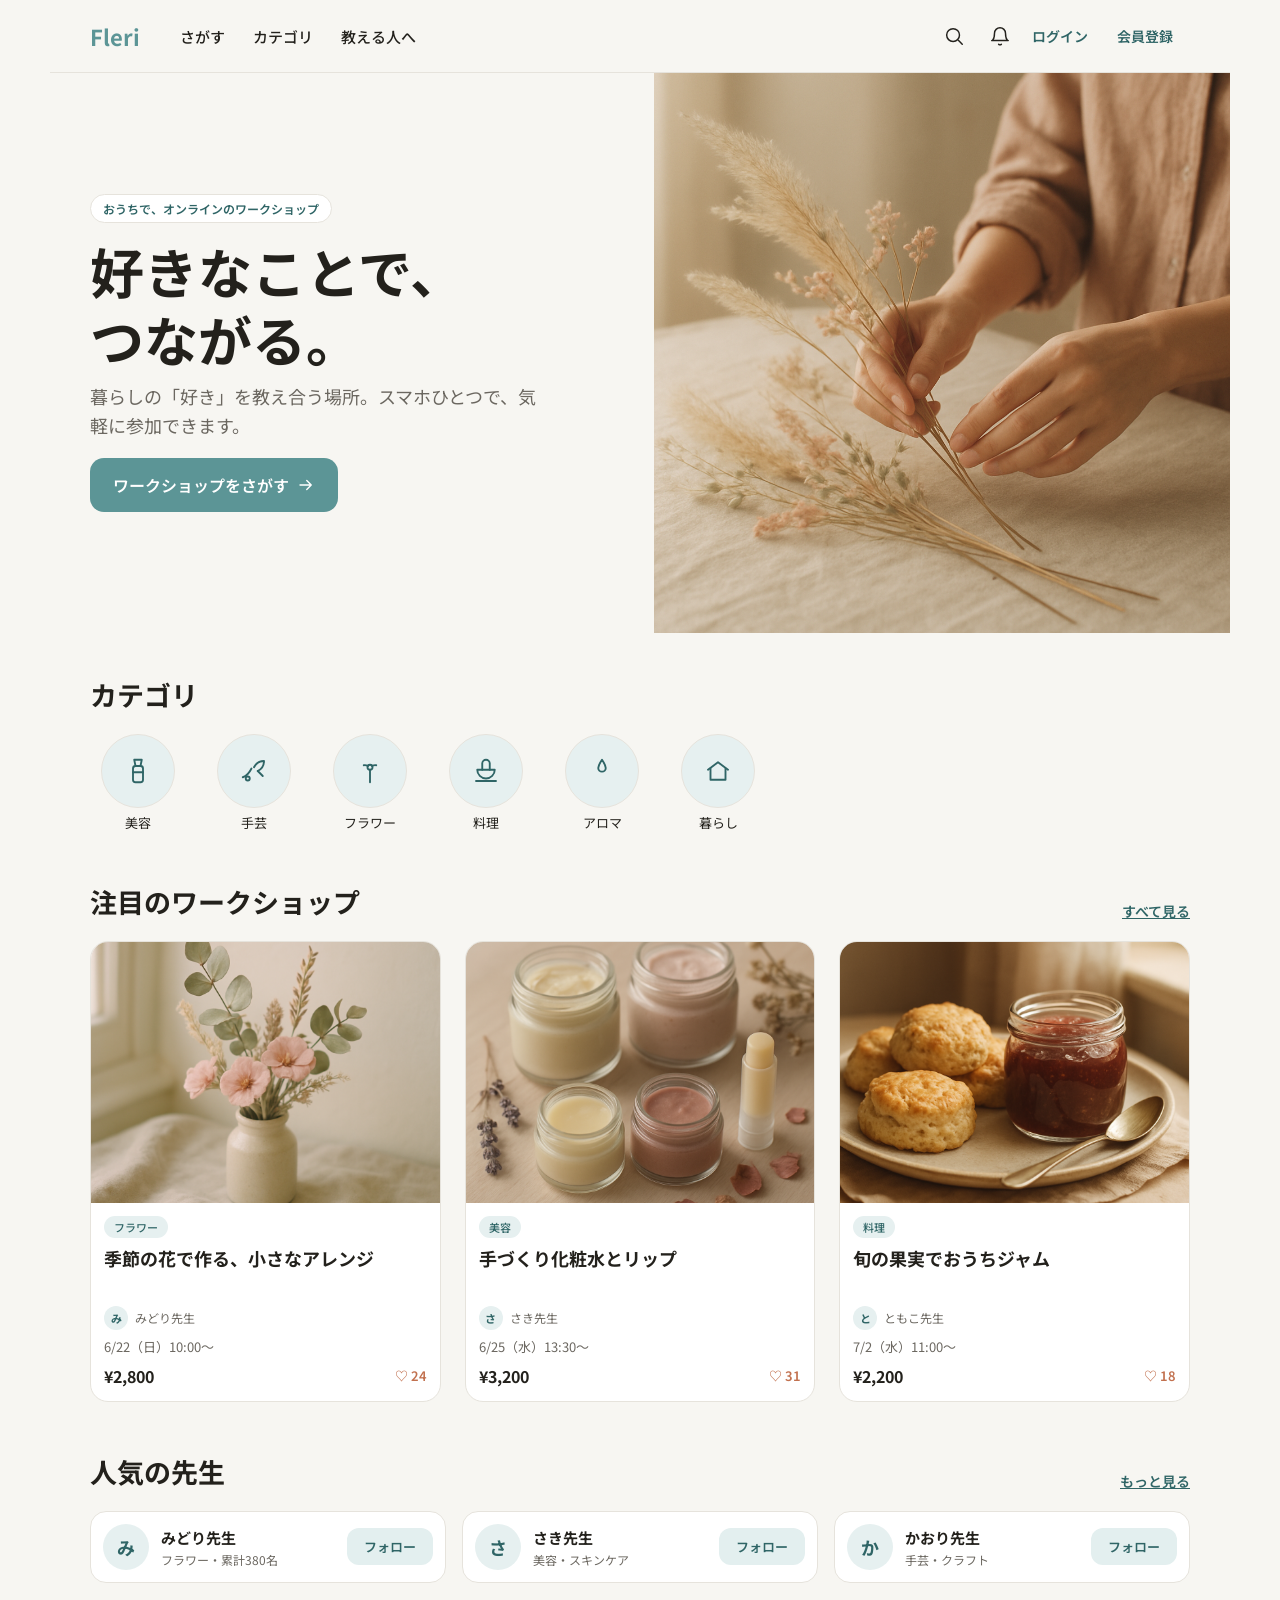
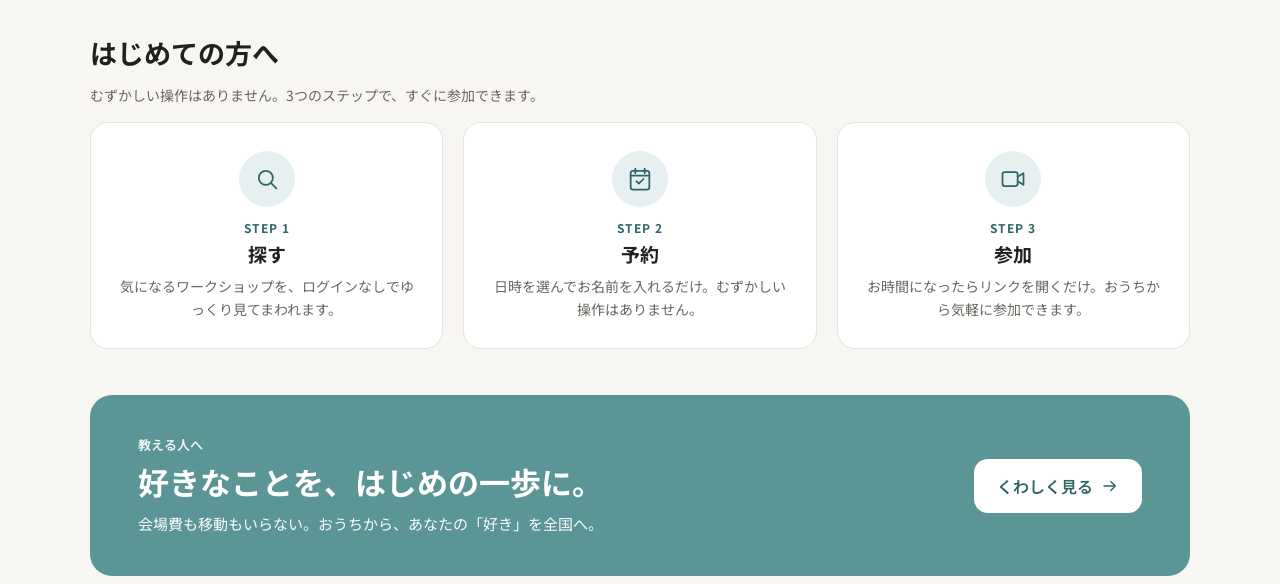
<file: index.html>
<!doctype html>
<html lang="ja">
<head>
  <meta charset="utf-8" />
  <meta name="viewport" content="width=device-width, initial-scale=1" />
  <title>Fleri（フレリ） | 好きなことで、つながる。</title>
  <meta name="description" content="暮らしの「好き」を教え合う、オンラインのワークショップ。スマホひとつで気軽に参加できます。" />
  <link rel="preconnect" href="https://fonts.googleapis.com" />
  <link rel="preconnect" href="https://fonts.gstatic.com" crossorigin />
  <link href="https://fonts.googleapis.com/css2?family=Noto+Sans+JP:wght@400;500;700&display=swap" rel="stylesheet" />
  <link rel="stylesheet" href="assets/fleri.css" />
</head>
<body>
<div class="app">

  <header class="topbar">
    <a href="index.html" class="brand">Fleri</a>
    <nav class="dnav">
      <a href="workshops.html">さがす</a><a href="workshops.html">カテゴリ</a><a href="for-instructors.html">教える人へ</a>
    </nav>
    <div class="ta">
      <a href="workshops.html" class="icbtn" aria-label="さがす"><svg fill="none" stroke="currentColor" stroke-width="1.6" stroke-linecap="round" stroke-linejoin="round" viewBox="0 0 24 24"><circle cx="11" cy="11" r="7"/><path d="M21 21l-4-4"/></svg></a>
      <span class="icbtn" aria-hidden="true"><svg fill="none" stroke="currentColor" stroke-width="1.6" stroke-linecap="round" stroke-linejoin="round" viewBox="0 0 24 24"><path d="M18 9a6 6 0 0 0-12 0c0 7-3 8-3 8h18s-3-1-3-8"/><path d="M13.5 21a2 2 0 0 1-3 0"/></svg></span>
      <a href="#" class="acct-login pc-only">ログイン</a>
      <a href="instructor-signup.html" class="btn btn-outline pc-only" style="padding:9px 16px;font-size:14px;border-radius:12px">会員登録</a>
    </div>
  </header>

  <section class="hero">
    <img src="images/hero.png" alt="" />
    <div class="ov"></div>
    <div class="inner">
      <span class="eyebrow">おうちで、オンラインのワークショップ</span>
      <h1 class="tagline">好きなことで、<br>つながる。</h1>
      <p class="lead">暮らしの「好き」を教え合う場所。スマホひとつで、気軽に参加できます。</p>
      <div class="cta">
        <a href="workshops.html" class="btn btn-primary btn-block">ワークショップをさがす
          <svg fill="none" stroke="currentColor" stroke-width="1.8" stroke-linecap="round" stroke-linejoin="round" viewBox="0 0 24 24"><path d="M4 12h15M13 6l6 6-6 6"/></svg>
        </a>
      </div>
    </div>
  </section>

  <section class="blk">
    <div class="shead"><h2>カテゴリ</h2></div>
    <div class="hscroll">
      <a class="cat" href="workshops.html?cat=beauty"><span class="ring"><svg fill="none" stroke="currentColor" stroke-width="1.5" stroke-linecap="round" stroke-linejoin="round" viewBox="0 0 24 24"><path d="M9 3h6l-1 5h-4L9 3z"/><rect x="8" y="8" width="8" height="13" rx="2"/><path d="M8 13h8"/></svg></span><span>美容</span></a>
      <a class="cat" href="workshops.html?cat=craft"><span class="ring"><svg fill="none" stroke="currentColor" stroke-width="1.5" stroke-linecap="round" stroke-linejoin="round" viewBox="0 0 24 24"><path d="M3 17c3-1 5-3 7-7"/><circle cx="7" cy="18" r="1.6"/><path d="M12 9c1.5-3 4-5 8-5 0 4-2 6.5-5 8"/><path d="M15 12l4 4"/></svg></span><span>手芸</span></a>
      <a class="cat" href="workshops.html?cat=flower"><span class="ring"><svg fill="none" stroke="currentColor" stroke-width="1.5" stroke-linecap="round" stroke-linejoin="round" viewBox="0 0 24 24"><circle cx="12" cy="9" r="2"/><path d="M12 11v10"/><path d="M10.3 8C8.6 7 7 7.4 7 7.4M13.7 8c1.7-1 3.3-.6 3.3-.6"/></svg></span><span>フラワー</span></a>
      <a class="cat" href="workshops.html?cat=food"><span class="ring"><svg fill="none" stroke="currentColor" stroke-width="1.5" stroke-linecap="round" stroke-linejoin="round" viewBox="0 0 24 24"><path d="M5 11h14a7 7 0 0 1-14 0z"/><path d="M9 11V6a3 3 0 0 1 6 0v5"/><path d="M4 20h16"/></svg></span><span>料理</span></a>
      <a class="cat" href="workshops.html?cat=aroma"><span class="ring"><svg fill="none" stroke="currentColor" stroke-width="1.5" stroke-linecap="round" stroke-linejoin="round" viewBox="0 0 24 24"><path d="M12 3c2 3 3 4.5 3 6.5a3 3 0 1 1-6 0C9 7.5 10 6 12 3z"/></svg></span><span>アロマ</span></a>
      <a class="cat" href="workshops.html?cat=life"><span class="ring"><svg fill="none" stroke="currentColor" stroke-width="1.5" stroke-linecap="round" stroke-linejoin="round" viewBox="0 0 24 24"><path d="M4 11l8-6 8 6"/><path d="M6 10v9h12v-9"/></svg></span><span>暮らし</span></a>
    </div>
  </section>

  <section class="blk">
    <div class="shead"><h2>注目のワークショップ</h2><a class="btn-text" href="workshops.html">すべて見る</a></div>
    <div class="cardrow">
      <a class="wcard" href="workshop.html">
        <img src="images/ws-flower.png" alt="" />
        <div class="ci"><span class="chip">フラワー</span><h3>季節の花で作る、小さなアレンジ</h3>
          <div class="trow"><span class="av">み</span><span class="tname">みどり先生</span></div>
          <div class="meta">6/22（日）10:00〜</div>
          <div class="prow"><span class="price">¥2,800</span><span class="like">♡ 24</span></div></div>
      </a>
      <a class="wcard" href="workshop.html">
        <img src="images/ws-cosmetic.png" alt="" />
        <div class="ci"><span class="chip">美容</span><h3>手づくり化粧水とリップ</h3>
          <div class="trow"><span class="av">さ</span><span class="tname">さき先生</span></div>
          <div class="meta">6/25（水）13:30〜</div>
          <div class="prow"><span class="price">¥3,200</span><span class="like">♡ 31</span></div></div>
      </a>
      <a class="wcard" href="workshop.html">
        <img src="images/ws-cooking.png" alt="" />
        <div class="ci"><span class="chip">料理</span><h3>旬の果実でおうちジャム</h3>
          <div class="trow"><span class="av">と</span><span class="tname">ともこ先生</span></div>
          <div class="meta">7/2（水）11:00〜</div>
          <div class="prow"><span class="price">¥2,200</span><span class="like">♡ 18</span></div></div>
      </a>
    </div>
  </section>

  <section class="blk">
    <div class="shead"><h2>人気の先生</h2><a class="btn-text" href="#">もっと見る</a></div>
    <div class="tlist">
      <div class="titem"><span class="ava">み</span><div class="info"><b>みどり先生</b><p>フラワー・累計380名</p></div><a class="follow" href="#">フォロー</a></div>
      <div class="titem"><span class="ava">さ</span><div class="info"><b>さき先生</b><p>美容・スキンケア</p></div><a class="follow" href="#">フォロー</a></div>
      <div class="titem"><span class="ava">か</span><div class="info"><b>かおり先生</b><p>手芸・クラフト</p></div><a class="follow" href="#">フォロー</a></div>
    </div>
  </section>

  <section class="blk">
    <div class="shead"><h2>はじめての方へ</h2></div>
    <p class="ssub">むずかしい操作はありません。3つのステップで、すぐに参加できます。</p>
    <div class="steps">
      <div class="step">
        <span class="stepic"><svg fill="none" stroke="currentColor" stroke-width="1.5" stroke-linecap="round" stroke-linejoin="round" viewBox="0 0 24 24"><circle cx="11" cy="11" r="6"/><path d="M20 20l-4-4"/></svg></span>
        <span class="stepnum">STEP 1</span>
        <h3>探す</h3>
        <p>気になるワークショップを、ログインなしでゆっくり見てまわれます。</p>
      </div>
      <div class="step">
        <span class="stepic"><svg fill="none" stroke="currentColor" stroke-width="1.5" stroke-linecap="round" stroke-linejoin="round" viewBox="0 0 24 24"><rect x="4" y="5" width="16" height="16" rx="2"/><path d="M4 9h16M8 3v4M16 3v4"/><path d="M9 14l2 2 4-4"/></svg></span>
        <span class="stepnum">STEP 2</span>
        <h3>予約</h3>
        <p>日時を選んでお名前を入れるだけ。むずかしい操作はありません。</p>
      </div>
      <div class="step">
        <span class="stepic"><svg fill="none" stroke="currentColor" stroke-width="1.5" stroke-linecap="round" stroke-linejoin="round" viewBox="0 0 24 24"><rect x="3" y="6" width="13" height="12" rx="2"/><path d="M16 10l5-3v10l-5-3"/></svg></span>
        <span class="stepnum">STEP 3</span>
        <h3>参加</h3>
        <p>お時間になったらリンクを開くだけ。おうちから気軽に参加できます。</p>
      </div>
    </div>
  </section>

  <div class="band">
    <div class="bl">
      <p class="k">教える人へ</p>
      <h2>好きなことを、はじめの一歩に。</h2>
      <p class="lead2">会場費も移動もいらない。おうちから、あなたの「好き」を全国へ。</p>
    </div>
    <a href="for-instructors.html" class="btn btn-light">くわしく見る
      <svg fill="none" stroke="currentColor" stroke-width="1.8" stroke-linecap="round" stroke-linejoin="round" viewBox="0 0 24 24"><path d="M4 12h15M13 6l6 6-6 6"/></svg></a>
  </div>

  <div class="spacer"></div>

  <nav class="tabbar">
    <a class="tab on" href="index.html"><svg fill="none" stroke="currentColor" stroke-width="1.6" stroke-linecap="round" stroke-linejoin="round" viewBox="0 0 24 24"><path d="M4 11l8-6 8 6"/><path d="M6 10v9h12v-9"/></svg>ホーム</a>
    <a class="tab" href="workshops.html"><svg fill="none" stroke="currentColor" stroke-width="1.6" stroke-linecap="round" stroke-linejoin="round" viewBox="0 0 24 24"><circle cx="11" cy="11" r="7"/><path d="M21 21l-4-4"/></svg>さがす</a>
    <a class="tab" href="instructor-workshop-new.html"><span class="plus"><svg fill="none" stroke="currentColor" stroke-width="2" stroke-linecap="round" stroke-linejoin="round" viewBox="0 0 24 24"><path d="M12 5v14M5 12h14"/></svg></span></a>
    <a class="tab" href="#"><svg fill="none" stroke="currentColor" stroke-width="1.6" stroke-linecap="round" stroke-linejoin="round" viewBox="0 0 24 24"><path d="M18 9a6 6 0 0 0-12 0c0 7-3 8-3 8h18s-3-1-3-8"/><path d="M13.5 21a2 2 0 0 1-3 0"/></svg>通知</a>
    <a class="tab" href="mypage.html"><svg fill="none" stroke="currentColor" stroke-width="1.6" stroke-linecap="round" stroke-linejoin="round" viewBox="0 0 24 24"><circle cx="12" cy="8" r="4"/><path d="M4 20a8 8 0 0 1 16 0"/></svg>マイ</a>
  </nav>

</div>
</body>
</html>
</file>
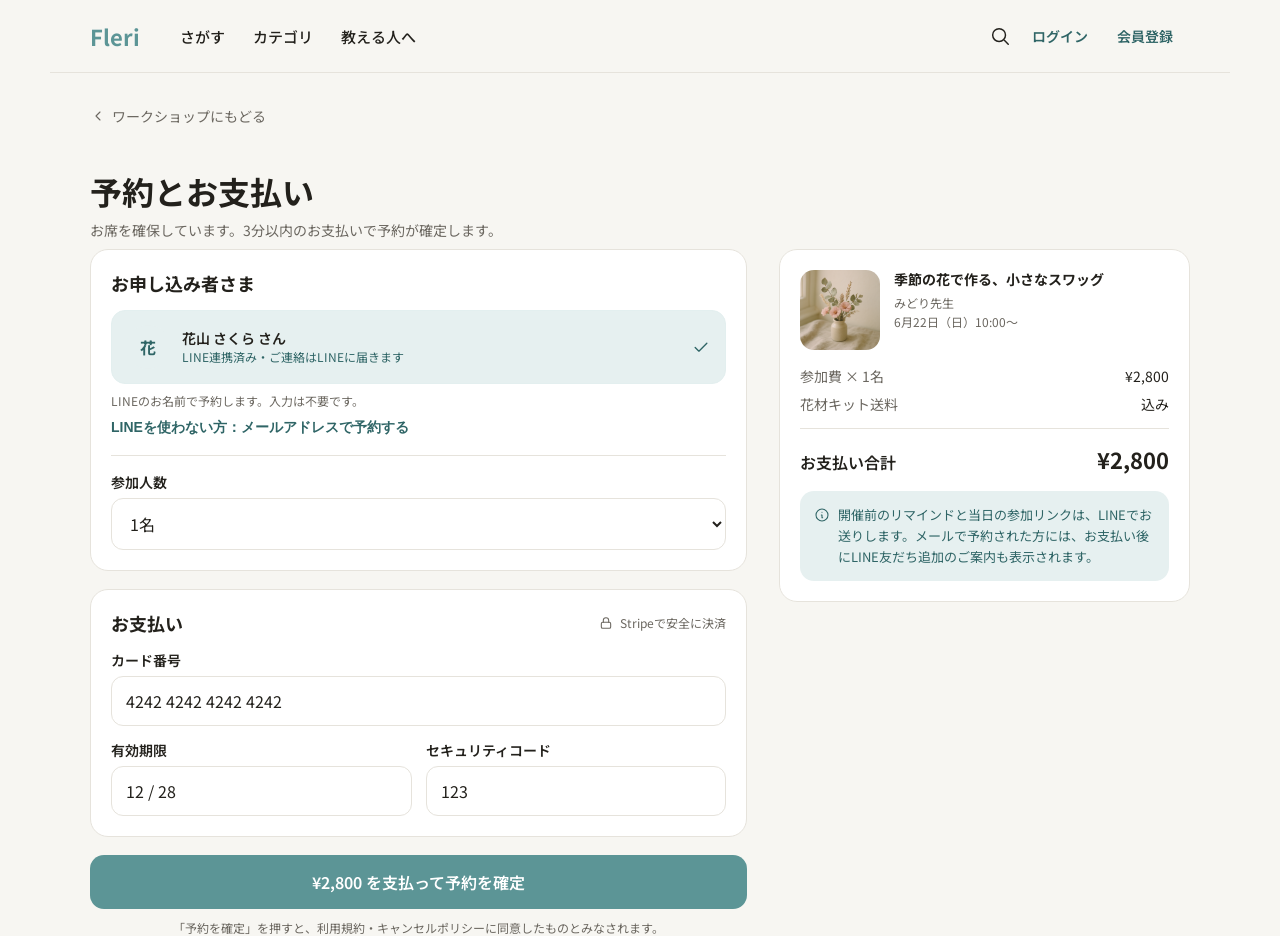
<file: checkout.html>
<!doctype html>
<html lang="ja">
<head>
  <meta charset="utf-8" />
  <meta name="viewport" content="width=device-width, initial-scale=1" />
  <title>予約・お支払い | Fleri</title>
  <link rel="preconnect" href="https://fonts.googleapis.com" />
  <link rel="preconnect" href="https://fonts.gstatic.com" crossorigin />
  <link href="https://fonts.googleapis.com/css2?family=Noto+Sans+JP:wght@400;500;700&display=swap" rel="stylesheet" />
  <link rel="stylesheet" href="assets/fleri.css" />
  <style>
    .cols{display:flex;flex-direction:column;gap:18px;padding:0 20px}
    @media (min-width:880px){ .cols{display:grid;grid-template-columns:1.6fr 1fr;gap:32px;align-items:start;padding:0 40px} .cols .side{position:sticky;top:90px} }
    .pill{display:inline-flex;align-items:center;gap:6px;font-size:12px;color:var(--muted)}
    .pill svg{width:16px;height:16px}
    .linecard{display:flex;align-items:center;gap:12px;border:1px solid var(--sec-bg);background:var(--soft);border-radius:14px;padding:14px}
    .linecard .av{width:44px;height:44px;font-size:16px}
    .srow{display:flex;justify-content:space-between;font-size:14px;margin-top:8px}
    .total{display:flex;justify-content:space-between;align-items:baseline;border-top:1px solid var(--border);margin-top:14px;padding-top:14px}
  </style>
</head>
<body>
<div class="app">

  <header class="topbar">
    <a href="index.html" class="brand">Fleri</a>
    <nav class="dnav"><a href="workshops.html">さがす</a><a href="workshops.html">カテゴリ</a><a href="for-instructors.html">教える人へ</a></nav>
    <div class="ta">
      <a href="workshops.html" class="icbtn" aria-label="さがす"><svg fill="none" stroke="currentColor" stroke-width="1.6" stroke-linecap="round" stroke-linejoin="round" viewBox="0 0 24 24"><circle cx="11" cy="11" r="7"/><path d="M21 21l-4-4"/></svg></a>
      <a href="#" class="acct-login pc-only">ログイン</a>
      <a href="instructor-signup.html" class="btn btn-outline pc-only" style="padding:9px 16px;font-size:14px;border-radius:12px">会員登録</a>
    </div>
  </header>

  <div class="wrap" style="padding-bottom:0">
    <a href="workshop.html" class="back"><svg fill="none" stroke="currentColor" stroke-width="1.6" stroke-linecap="round" stroke-linejoin="round" viewBox="0 0 24 24"><path d="M15 6l-6 6 6 6"/></svg>ワークショップにもどる</a>
  </div>

  <section class="blk" style="padding-bottom:8px">
    <h1 class="h1">予約とお支払い</h1>
    <p class="sub">お席を確保しています。3分以内のお支払いで予約が確定します。</p>
  </section>

  <div class="cols">
    <form onsubmit="event.preventDefault(); window.location.href='thanks.html';">
      <div class="panel">
        <h2 style="font-family:var(--head);font-weight:700;font-size:18px">お申し込み者さま</h2>
        <div id="mode-line" style="margin-top:14px">
          <div class="linecard">
            <span class="av">花</span>
            <div style="flex:1"><p style="font-size:14px;font-weight:600">花山 さくら さん</p><p style="font-size:12px;color:var(--deep)">LINE連携済み・ご連絡はLINEに届きます</p></div>
            <svg fill="none" stroke="currentColor" stroke-width="1.6" stroke-linecap="round" stroke-linejoin="round" viewBox="0 0 24 24" style="width:20px;height:20px;color:var(--deep)"><path d="M5 12.5l4.5 4.5L19 7.5"/></svg>
          </div>
          <p style="font-size:12px;color:var(--muted);margin-top:8px">LINEのお名前で予約します。入力は不要です。</p>
          <button type="button" id="to-email" class="btn-text" style="margin-top:10px">LINEを使わない方：メールアドレスで予約する</button>
        </div>
        <div id="mode-email" style="display:none;margin-top:14px">
          <div class="field"><label for="co-name">お名前</label><input id="co-name" class="input" type="text" placeholder="例：花山 さくら" /></div>
          <div class="field"><label for="co-email">メールアドレス</label><input id="co-email" class="input" type="email" placeholder="you@example.com" /><p style="font-size:12px;color:var(--muted);margin-top:6px">予約確認とお支払いの控えをお送りします。</p></div>
          <button type="button" id="to-line" class="btn-text" style="margin-top:10px">LINEで予約する（入力なし）</button>
        </div>
        <div class="field" style="border-top:1px solid var(--border);padding-top:16px;margin-top:18px">
          <label for="co-count">参加人数</label>
          <select id="co-count" class="input"><option>1名</option><option>2名</option><option>3名</option></select>
        </div>
      </div>

      <div class="panel" style="margin-top:18px">
        <div style="display:flex;align-items:center;justify-content:space-between">
          <h2 style="font-family:var(--head);font-weight:700;font-size:18px">お支払い</h2>
          <span class="pill"><svg fill="none" stroke="currentColor" stroke-width="1.6" stroke-linecap="round" stroke-linejoin="round" viewBox="0 0 24 24"><rect x="5" y="11" width="14" height="9" rx="2"/><path d="M8 11V8a4 4 0 0 1 8 0v3"/></svg>Stripeで安全に決済</span>
        </div>
        <div class="field"><label for="co-card">カード番号</label><input id="co-card" class="input" type="text" value="4242 4242 4242 4242" /></div>
        <div style="display:grid;grid-template-columns:1fr 1fr;gap:14px">
          <div class="field"><label for="co-exp">有効期限</label><input id="co-exp" class="input" type="text" value="12 / 28" /></div>
          <div class="field"><label for="co-cvc">セキュリティコード</label><input id="co-cvc" class="input" type="text" value="123" /></div>
        </div>
      </div>

      <button type="submit" class="btn btn-primary btn-block" style="margin-top:18px">¥2,800 を支払って予約を確定</button>
      <p style="text-align:center;font-size:12px;color:var(--muted);margin-top:10px">「予約を確定」を押すと、利用規約・キャンセルポリシーに同意したものとみなされます。</p>
    </form>

    <aside class="side">
      <div class="panel">
        <div style="display:flex;gap:14px">
          <img src="images/ws-flower.png" alt="" style="width:80px;height:80px;border-radius:14px;object-fit:cover;flex:0 0 auto" />
          <div><p style="font-family:var(--head);font-weight:700;font-size:14px;line-height:1.4">季節の花で作る、小さなスワッグ</p><p style="font-size:12px;color:var(--muted);margin-top:4px">みどり先生</p><p style="font-size:12px;color:var(--muted);margin-top:2px">6月22日（日）10:00〜</p></div>
        </div>
        <div class="srow" style="margin-top:16px"><span style="color:var(--muted)">参加費 × 1名</span><span>¥2,800</span></div>
        <div class="srow"><span style="color:var(--muted)">花材キット送料</span><span>込み</span></div>
        <div class="total"><span style="font-weight:600">お支払い合計</span><span style="font-size:22px;font-weight:700;color:var(--ink)">¥2,800</span></div>
        <div class="note" style="margin-top:16px;display:flex;gap:8px;align-items:flex-start">
          <svg fill="none" stroke="currentColor" stroke-width="1.6" stroke-linecap="round" stroke-linejoin="round" viewBox="0 0 24 24" style="width:16px;height:16px;flex:0 0 auto;margin-top:2px"><circle cx="12" cy="12" r="9"/><path d="M12 8h.01M11 12h1v4h1"/></svg>
          <span>開催前のリマインドと当日の参加リンクは、LINEでお送りします。メールで予約された方には、お支払い後にLINE友だち追加のご案内も表示されます。</span>
        </div>
      </div>
    </aside>
  </div>

  <div class="spacer"></div>

  <nav class="tabbar">
    <a class="tab" href="index.html"><svg fill="none" stroke="currentColor" stroke-width="1.6" stroke-linecap="round" stroke-linejoin="round" viewBox="0 0 24 24"><path d="M4 11l8-6 8 6"/><path d="M6 10v9h12v-9"/></svg>ホーム</a>
    <a class="tab" href="workshops.html"><svg fill="none" stroke="currentColor" stroke-width="1.6" stroke-linecap="round" stroke-linejoin="round" viewBox="0 0 24 24"><circle cx="11" cy="11" r="7"/><path d="M21 21l-4-4"/></svg>さがす</a>
    <a class="tab" href="instructor-workshop-new.html"><span class="plus"><svg fill="none" stroke="currentColor" stroke-width="2" stroke-linecap="round" stroke-linejoin="round" viewBox="0 0 24 24"><path d="M12 5v14M5 12h14"/></svg></span></a>
    <a class="tab" href="#"><svg fill="none" stroke="currentColor" stroke-width="1.6" stroke-linecap="round" stroke-linejoin="round" viewBox="0 0 24 24"><path d="M18 9a6 6 0 0 0-12 0c0 7-3 8-3 8h18s-3-1-3-8"/><path d="M13.5 21a2 2 0 0 1-3 0"/></svg>通知</a>
    <a class="tab" href="mypage.html"><svg fill="none" stroke="currentColor" stroke-width="1.6" stroke-linecap="round" stroke-linejoin="round" viewBox="0 0 24 24"><circle cx="12" cy="8" r="4"/><path d="M4 20a8 8 0 0 1 16 0"/></svg>マイ</a>
  </nav>

</div>
<script>
  const ml=document.getElementById("mode-line"), me=document.getElementById("mode-email");
  function show(m){ ml.style.display=m==="line"?"":"none"; me.style.display=m==="email"?"":"none"; }
  document.getElementById("to-email").addEventListener("click",()=>show("email"));
  document.getElementById("to-line").addEventListener("click",()=>show("line"));
  if(location.hash==="#email") show("email");
</script>
</body>
</html>
</file>
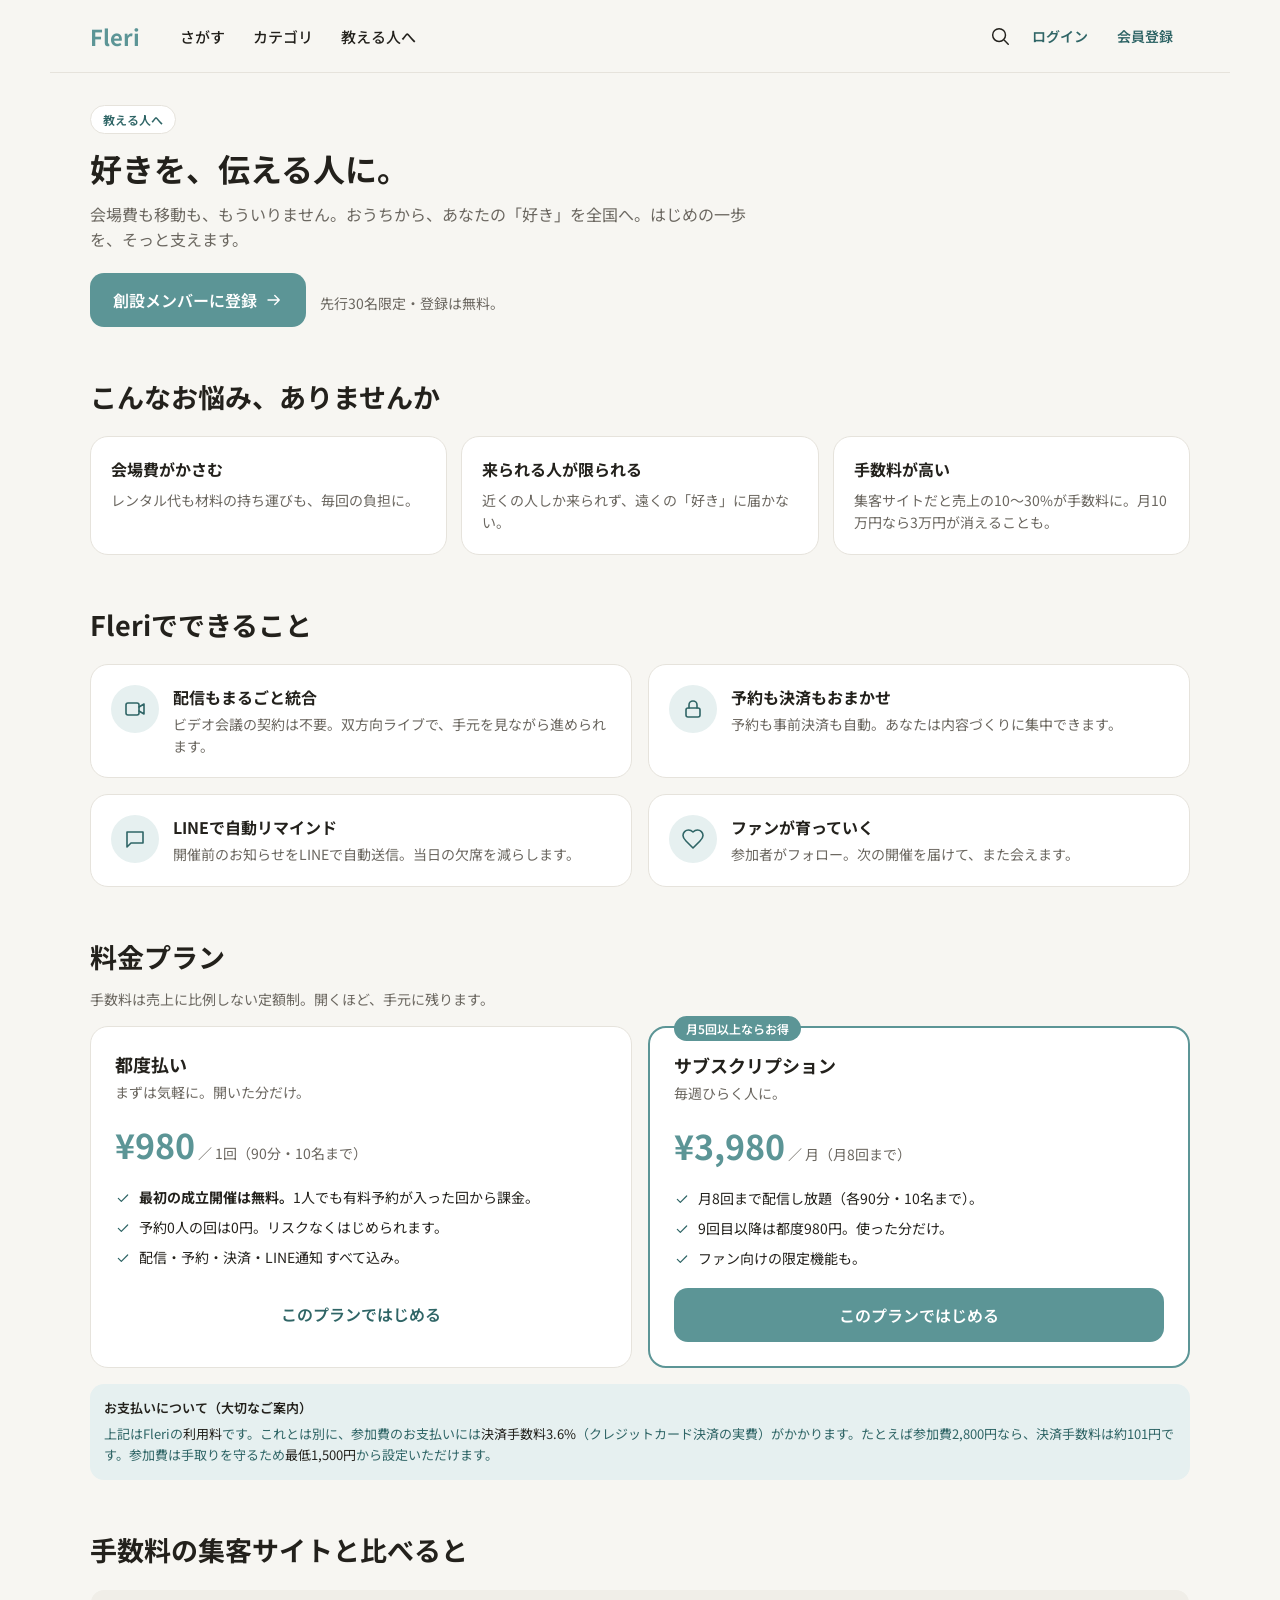
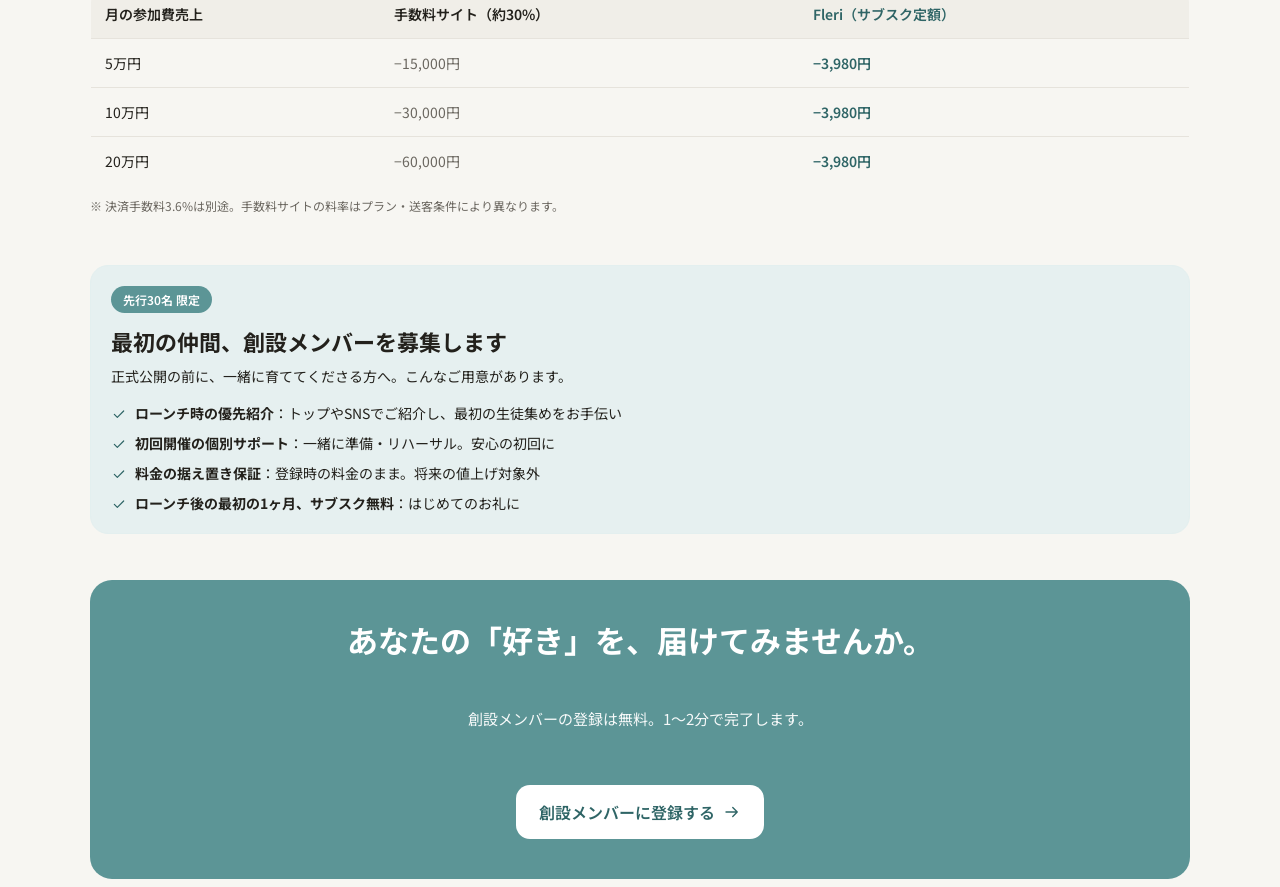
<file: for-instructors.html>
<!doctype html>
<html lang="ja">
<head>
  <meta charset="utf-8" />
  <meta name="viewport" content="width=device-width, initial-scale=1" />
  <title>教える人へ | Fleri</title>
  <meta name="description" content="好きを、伝える人に。会場費も移動もいらない。おうちから、オンラインでワークショップを開けます。" />
  <link rel="preconnect" href="https://fonts.googleapis.com" />
  <link rel="preconnect" href="https://fonts.gstatic.com" crossorigin />
  <link href="https://fonts.googleapis.com/css2?family=Noto+Sans+JP:wght@400;500;700&display=swap" rel="stylesheet" />
  <link rel="stylesheet" href="assets/fleri.css" />
  <style>
    .g3{display:grid;grid-template-columns:1fr;gap:14px}
    .g2{display:grid;grid-template-columns:1fr;gap:16px}
    @media (min-width:760px){ .g3{grid-template-columns:repeat(3,1fr)} .g2{grid-template-columns:repeat(2,1fr)} }
    .feat{display:flex;gap:14px}
    .feat .ic{width:48px;height:48px;border-radius:999px;background:var(--soft);color:var(--deep);display:flex;align-items:center;justify-content:center;flex:0 0 auto}
    .feat .ic svg{width:24px;height:24px}
    .plan{display:flex;flex-direction:column;border:1px solid var(--border);background:var(--card);border-radius:18px;padding:24px}
    .plan.hot{border:2px solid var(--primary);position:relative}
    .plan .badge{position:absolute;top:-12px;left:24px;background:var(--primary);color:#fff;font-size:12px;font-weight:600;padding:4px 12px;border-radius:999px}
    .plan ul{margin-top:18px;display:flex;flex-direction:column;gap:10px;list-style:none}
    .plan li{display:flex;gap:8px;font-size:14px;color:var(--ink)}
    .plan li svg{width:16px;height:16px;color:var(--deep);flex:0 0 auto;margin-top:3px}
    table{width:100%;border-collapse:collapse;font-size:14px;margin-top:16px;overflow:hidden;border-radius:14px;border:1px solid var(--border)}
    th,td{padding:14px;text-align:left;border-bottom:1px solid var(--border)}
    thead th{background:var(--muted-bg,#F0EEE8);font-weight:600}
  </style>
</head>
<body>
<div class="app">

  <header class="topbar">
    <a href="index.html" class="brand">Fleri</a>
    <nav class="dnav"><a href="workshops.html">さがす</a><a href="workshops.html">カテゴリ</a><a href="for-instructors.html">教える人へ</a></nav>
    <div class="ta">
      <a href="workshops.html" class="icbtn" aria-label="さがす"><svg fill="none" stroke="currentColor" stroke-width="1.6" stroke-linecap="round" stroke-linejoin="round" viewBox="0 0 24 24"><circle cx="11" cy="11" r="7"/><path d="M21 21l-4-4"/></svg></a>
      <a href="#" class="acct-login pc-only">ログイン</a>
      <a href="instructor-signup.html" class="btn btn-outline pc-only" style="padding:9px 16px;font-size:14px;border-radius:12px">会員登録</a>
    </div>
  </header>

  <!-- ヒーロー -->
  <section class="blk" style="padding-top:32px">
    <div style="max-width:680px">
      <span class="eyebrow" style="position:static">教える人へ</span>
      <h1 class="h1" style="font-size:32px;margin-top:14px">好きを、伝える人に。</h1>
      <p class="sub" style="font-size:16px;margin-top:12px">会場費も移動も、もういりません。おうちから、あなたの「好き」を全国へ。はじめの一歩を、そっと支えます。</p>
      <div style="display:flex;flex-wrap:wrap;align-items:center;gap:14px;margin-top:20px">
        <a href="instructor-signup.html" class="btn btn-primary">創設メンバーに登録
          <svg fill="none" stroke="currentColor" stroke-width="1.8" stroke-linecap="round" stroke-linejoin="round" viewBox="0 0 24 24"><path d="M4 12h15M13 6l6 6-6 6"/></svg></a>
        <span class="sub">先行30名限定・登録は無料。</span>
      </div>
    </div>
  </section>

  <!-- お悩み -->
  <section class="blk">
    <div class="shead"><h2>こんなお悩み、ありませんか</h2></div>
    <div class="g3">
      <div class="panel"><p style="font-family:var(--head);font-weight:700;font-size:16px">会場費がかさむ</p><p class="sub" style="margin-top:8px">レンタル代も材料の持ち運びも、毎回の負担に。</p></div>
      <div class="panel"><p style="font-family:var(--head);font-weight:700;font-size:16px">来られる人が限られる</p><p class="sub" style="margin-top:8px">近くの人しか来られず、遠くの「好き」に届かない。</p></div>
      <div class="panel"><p style="font-family:var(--head);font-weight:700;font-size:16px">手数料が高い</p><p class="sub" style="margin-top:8px">集客サイトだと売上の10〜30%が手数料に。月10万円なら3万円が消えることも。</p></div>
    </div>
  </section>

  <!-- できること -->
  <section class="blk">
    <div class="shead"><h2>Fleriでできること</h2></div>
    <div class="g2">
      <div class="panel feat"><span class="ic"><svg fill="none" stroke="currentColor" stroke-width="1.6" stroke-linecap="round" stroke-linejoin="round" viewBox="0 0 24 24"><rect x="3" y="6" width="13" height="12" rx="2"/><path d="M16 10l5-3v10l-5-3"/></svg></span><div><p style="font-family:var(--head);font-weight:700">配信もまるごと統合</p><p class="sub" style="margin-top:4px">ビデオ会議の契約は不要。双方向ライブで、手元を見ながら進められます。</p></div></div>
      <div class="panel feat"><span class="ic"><svg fill="none" stroke="currentColor" stroke-width="1.6" stroke-linecap="round" stroke-linejoin="round" viewBox="0 0 24 24"><rect x="5" y="11" width="14" height="9" rx="2"/><path d="M8 11V8a4 4 0 0 1 8 0v3"/></svg></span><div><p style="font-family:var(--head);font-weight:700">予約も決済もおまかせ</p><p class="sub" style="margin-top:4px">予約も事前決済も自動。あなたは内容づくりに集中できます。</p></div></div>
      <div class="panel feat"><span class="ic"><svg fill="none" stroke="currentColor" stroke-width="1.6" stroke-linecap="round" stroke-linejoin="round" viewBox="0 0 24 24"><path d="M4 5h16v11H8l-4 4z"/></svg></span><div><p style="font-family:var(--head);font-weight:700">LINEで自動リマインド</p><p class="sub" style="margin-top:4px">開催前のお知らせをLINEで自動送信。当日の欠席を減らします。</p></div></div>
      <div class="panel feat"><span class="ic"><svg fill="none" stroke="currentColor" stroke-width="1.6" stroke-linecap="round" stroke-linejoin="round" viewBox="0 0 24 24"><path d="M19 14c1.49-1.46 3-3.21 3-5.5A5.5 5.5 0 0 0 16.5 3c-1.76 0-3 .5-4.5 2-1.5-1.5-2.74-2-4.5-2A5.5 5.5 0 0 0 2 8.5c0 2.3 1.5 4.05 3 5.5l7 7Z"/></svg></span><div><p style="font-family:var(--head);font-weight:700">ファンが育っていく</p><p class="sub" style="margin-top:4px">参加者がフォロー。次の開催を届けて、また会えます。</p></div></div>
    </div>
  </section>

  <!-- 料金 -->
  <section class="blk">
    <div class="shead"><h2>料金プラン</h2></div>
    <p class="sub" style="margin-top:-8px;margin-bottom:16px">手数料は売上に比例しない定額制。開くほど、手元に残ります。</p>
    <div class="g2">
      <div class="plan">
        <p style="font-family:var(--head);font-weight:700;font-size:18px">都度払い</p>
        <p class="sub" style="margin-top:4px">まずは気軽に。開いた分だけ。</p>
        <p style="margin-top:16px"><span style="font-size:34px;font-weight:700;color:var(--primary)">¥980</span><span class="sub"> ／ 1回（90分・10名まで）</span></p>
        <ul>
          <li><svg fill="none" stroke="currentColor" stroke-width="1.8" stroke-linecap="round" stroke-linejoin="round" viewBox="0 0 24 24"><path d="M5 12.5l4.5 4.5L19 7.5"/></svg><span><b>最初の成立開催は無料。</b>1人でも有料予約が入った回から課金。</span></li>
          <li><svg fill="none" stroke="currentColor" stroke-width="1.8" stroke-linecap="round" stroke-linejoin="round" viewBox="0 0 24 24"><path d="M5 12.5l4.5 4.5L19 7.5"/></svg>予約0人の回は0円。リスクなくはじめられます。</li>
          <li><svg fill="none" stroke="currentColor" stroke-width="1.8" stroke-linecap="round" stroke-linejoin="round" viewBox="0 0 24 24"><path d="M5 12.5l4.5 4.5L19 7.5"/></svg>配信・予約・決済・LINE通知 すべて込み。</li>
        </ul>
        <a href="instructor-signup.html" class="btn btn-outline btn-block" style="margin-top:20px">このプランではじめる</a>
      </div>
      <div class="plan hot">
        <span class="badge">月5回以上ならお得</span>
        <p style="font-family:var(--head);font-weight:700;font-size:18px">サブスクリプション</p>
        <p class="sub" style="margin-top:4px">毎週ひらく人に。</p>
        <p style="margin-top:16px"><span style="font-size:34px;font-weight:700;color:var(--primary)">¥3,980</span><span class="sub"> ／ 月（月8回まで）</span></p>
        <ul>
          <li><svg fill="none" stroke="currentColor" stroke-width="1.8" stroke-linecap="round" stroke-linejoin="round" viewBox="0 0 24 24"><path d="M5 12.5l4.5 4.5L19 7.5"/></svg>月8回まで配信し放題（各90分・10名まで）。</li>
          <li><svg fill="none" stroke="currentColor" stroke-width="1.8" stroke-linecap="round" stroke-linejoin="round" viewBox="0 0 24 24"><path d="M5 12.5l4.5 4.5L19 7.5"/></svg>9回目以降は都度980円。使った分だけ。</li>
          <li><svg fill="none" stroke="currentColor" stroke-width="1.8" stroke-linecap="round" stroke-linejoin="round" viewBox="0 0 24 24"><path d="M5 12.5l4.5 4.5L19 7.5"/></svg>ファン向けの限定機能も。</li>
        </ul>
        <a href="instructor-signup.html" class="btn btn-primary btn-block" style="margin-top:20px">このプランではじめる</a>
      </div>
    </div>
    <div class="note" style="margin-top:16px">
      <p style="font-weight:600;color:var(--ink)">お支払いについて（大切なご案内）</p>
      <p style="margin-top:6px">上記はFleriの<span style="color:var(--ink)">利用料</span>です。これとは別に、参加費のお支払いには<span style="color:var(--ink)">決済手数料3.6%</span>（クレジットカード決済の実費）がかかります。たとえば参加費2,800円なら、決済手数料は約101円です。参加費は手取りを守るため<span style="color:var(--ink)">最低1,500円</span>から設定いただけます。</p>
    </div>
  </section>

  <!-- 比較 -->
  <section class="blk">
    <div class="shead"><h2>手数料の集客サイトと比べると</h2></div>
    <table>
      <thead><tr><th>月の参加費売上</th><th>手数料サイト（約30%）</th><th style="color:var(--deep)">Fleri（サブスク定額）</th></tr></thead>
      <tbody>
        <tr><td>5万円</td><td style="color:var(--muted)">−15,000円</td><td style="font-weight:600;color:var(--deep)">−3,980円</td></tr>
        <tr><td>10万円</td><td style="color:var(--muted)">−30,000円</td><td style="font-weight:600;color:var(--deep)">−3,980円</td></tr>
        <tr><td style="border-bottom:none">20万円</td><td style="border-bottom:none;color:var(--muted)">−60,000円</td><td style="border-bottom:none;font-weight:600;color:var(--deep)">−3,980円</td></tr>
      </tbody>
    </table>
    <p class="sub" style="margin-top:10px;font-size:12px">※ 決済手数料3.6%は別途。手数料サイトの料率はプラン・送客条件により異なります。</p>
  </section>

  <!-- 創設メンバー -->
  <section class="blk">
    <div class="panel" style="border-color:var(--sec-bg);background:var(--soft)">
      <span class="eyebrow" style="position:static;background:var(--primary);color:#fff;border:none">先行30名 限定</span>
      <h2 style="font-family:var(--head);font-weight:700;font-size:22px;margin-top:12px">最初の仲間、創設メンバーを募集します</h2>
      <p class="sub" style="margin-top:8px;color:var(--ink)">正式公開の前に、一緒に育ててくださる方へ。こんなご用意があります。</p>
      <ul class="plan" style="border:none;background:none;padding:0;margin-top:16px;display:grid;grid-template-columns:1fr;gap:10px">
        <li><svg fill="none" stroke="currentColor" stroke-width="1.8" stroke-linecap="round" stroke-linejoin="round" viewBox="0 0 24 24"><path d="M5 12.5l4.5 4.5L19 7.5"/></svg><span><b>ローンチ時の優先紹介</b>：トップやSNSでご紹介し、最初の生徒集めをお手伝い</span></li>
        <li><svg fill="none" stroke="currentColor" stroke-width="1.8" stroke-linecap="round" stroke-linejoin="round" viewBox="0 0 24 24"><path d="M5 12.5l4.5 4.5L19 7.5"/></svg><span><b>初回開催の個別サポート</b>：一緒に準備・リハーサル。安心の初回に</span></li>
        <li><svg fill="none" stroke="currentColor" stroke-width="1.8" stroke-linecap="round" stroke-linejoin="round" viewBox="0 0 24 24"><path d="M5 12.5l4.5 4.5L19 7.5"/></svg><span><b>料金の据え置き保証</b>：登録時の料金のまま。将来の値上げ対象外</span></li>
        <li><svg fill="none" stroke="currentColor" stroke-width="1.8" stroke-linecap="round" stroke-linejoin="round" viewBox="0 0 24 24"><path d="M5 12.5l4.5 4.5L19 7.5"/></svg><span><b>ローンチ後の最初の1ヶ月、サブスク無料</b>：はじめてのお礼に</span></li>
      </ul>
    </div>
  </section>

  <!-- 最終CTA -->
  <div class="band" style="text-align:center;flex-direction:column">
    <h2 style="margin:0 auto"><span style="display:inline-block">あなたの「好き」を、</span><span style="display:inline-block">届けてみませんか。</span></h2>
    <p class="lead2" style="max-width:520px;margin:10px auto 0"><span style="display:inline-block">創設メンバーの登録は無料。</span><span style="display:inline-block">1〜2分で完了します。</span></p>
    <a href="instructor-signup.html" class="btn btn-light" style="margin:18px auto 0">創設メンバーに登録する
      <svg fill="none" stroke="currentColor" stroke-width="1.8" stroke-linecap="round" stroke-linejoin="round" viewBox="0 0 24 24"><path d="M4 12h15M13 6l6 6-6 6"/></svg></a>
  </div>

  <div class="spacer"></div>

  <nav class="tabbar">
    <a class="tab" href="index.html"><svg fill="none" stroke="currentColor" stroke-width="1.6" stroke-linecap="round" stroke-linejoin="round" viewBox="0 0 24 24"><path d="M4 11l8-6 8 6"/><path d="M6 10v9h12v-9"/></svg>ホーム</a>
    <a class="tab" href="workshops.html"><svg fill="none" stroke="currentColor" stroke-width="1.6" stroke-linecap="round" stroke-linejoin="round" viewBox="0 0 24 24"><circle cx="11" cy="11" r="7"/><path d="M21 21l-4-4"/></svg>さがす</a>
    <a class="tab" href="instructor-workshop-new.html"><span class="plus"><svg fill="none" stroke="currentColor" stroke-width="2" stroke-linecap="round" stroke-linejoin="round" viewBox="0 0 24 24"><path d="M12 5v14M5 12h14"/></svg></span></a>
    <a class="tab" href="#"><svg fill="none" stroke="currentColor" stroke-width="1.6" stroke-linecap="round" stroke-linejoin="round" viewBox="0 0 24 24"><path d="M18 9a6 6 0 0 0-12 0c0 7-3 8-3 8h18s-3-1-3-8"/><path d="M13.5 21a2 2 0 0 1-3 0"/></svg>通知</a>
    <a class="tab" href="mypage.html"><svg fill="none" stroke="currentColor" stroke-width="1.6" stroke-linecap="round" stroke-linejoin="round" viewBox="0 0 24 24"><circle cx="12" cy="8" r="4"/><path d="M4 20a8 8 0 0 1 16 0"/></svg>マイ</a>
  </nav>

</div>
</body>
</html>
</file>
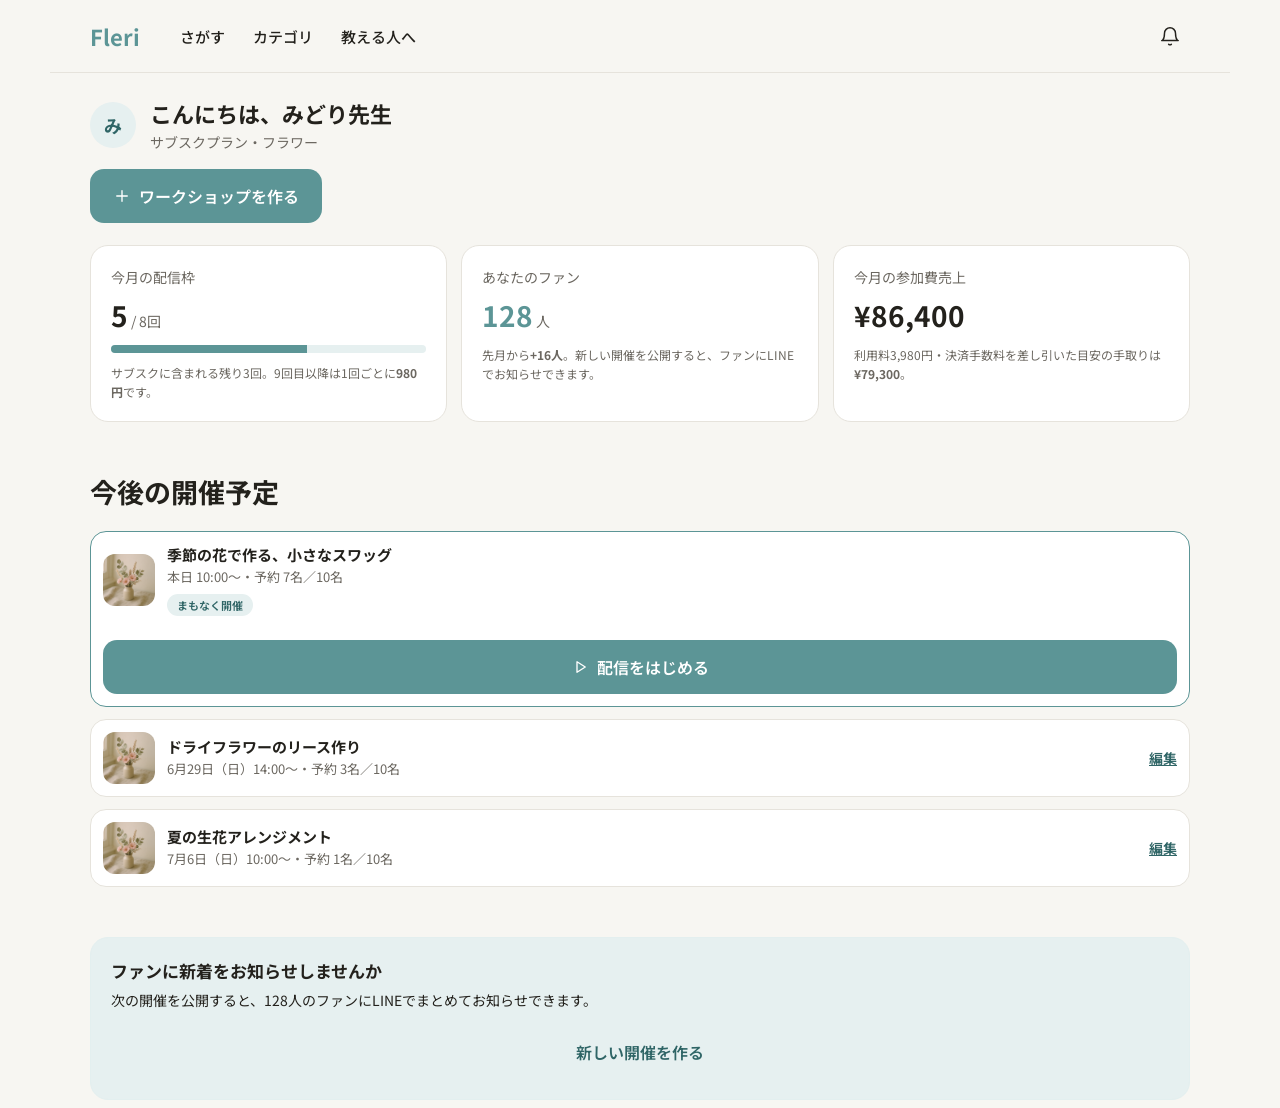
<file: instructor-dashboard.html>
<!doctype html>
<html lang="ja">
<head>
  <meta charset="utf-8" />
  <meta name="viewport" content="width=device-width, initial-scale=1" />
  <title>ダッシュボード | Fleri</title>
  <link rel="preconnect" href="https://fonts.googleapis.com" />
  <link rel="preconnect" href="https://fonts.gstatic.com" crossorigin />
  <link href="https://fonts.googleapis.com/css2?family=Noto+Sans+JP:wght@400;500;700&display=swap" rel="stylesheet" />
  <link rel="stylesheet" href="assets/fleri.css" />
  <style>
    .stats{display:grid;grid-template-columns:1fr;gap:14px}
    @media(min-width:760px){.stats{grid-template-columns:repeat(3,1fr)}}
    .prog{height:8px;border-radius:999px;background:var(--soft);overflow:hidden;margin-top:10px}
    .prog span{display:block;height:100%;background:var(--primary)}
    .ev{display:flex;align-items:center;gap:12px;background:var(--card);border:1px solid var(--border);border-radius:16px;padding:12px}
    .ev img{width:52px;height:52px;border-radius:12px;object-fit:cover;flex:0 0 auto}
    .ev.hot{border-color:var(--primary);flex-direction:column;align-items:stretch}
    .badge2{display:inline-block;font-size:11px;font-weight:600;padding:3px 10px;border-radius:999px;background:var(--soft);color:var(--deep)}
  </style>
</head>
<body>
<div class="app">

  <header class="topbar">
    <a href="index.html" class="brand">Fleri</a>
    <nav class="dnav"><a href="workshops.html">さがす</a><a href="workshops.html">カテゴリ</a><a href="for-instructors.html">教える人へ</a></nav>
    <div class="ta">
      <span class="icbtn" aria-hidden="true"><svg fill="none" stroke="currentColor" stroke-width="1.6" stroke-linecap="round" stroke-linejoin="round" viewBox="0 0 24 24"><path d="M18 9a6 6 0 0 0-12 0c0 7-3 8-3 8h18s-3-1-3-8"/><path d="M13.5 21a2 2 0 0 1-3 0"/></svg></span>
    </div>
  </header>

  <section class="blk" style="padding-top:24px">
    <div style="display:flex;align-items:center;gap:14px">
      <span class="titem" style="padding:0;border:none;background:none"><span class="ava">み</span></span>
      <div><h1 style="font-family:var(--head);font-weight:700;font-size:22px">こんにちは、みどり先生</h1><p class="sub" style="margin-top:2px">サブスクプラン・フラワー</p></div>
    </div>
    <a href="instructor-workshop-new.html" class="btn btn-primary" style="margin-top:16px">
      <svg fill="none" stroke="currentColor" stroke-width="1.8" stroke-linecap="round" stroke-linejoin="round" viewBox="0 0 24 24"><path d="M12 5v14M5 12h14"/></svg>ワークショップを作る</a>

    <div class="stats" style="margin-top:22px">
      <div class="panel">
        <p class="sub" style="margin:0">今月の配信枠</p>
        <p style="margin-top:6px"><span style="font-size:28px;font-weight:700">5</span><span class="sub"> / 8回</span></p>
        <div class="prog"><span style="width:62%"></span></div>
        <p class="sub" style="margin-top:10px;font-size:12px">サブスクに含まれる残り3回。9回目以降は1回ごとに<b>980円</b>です。</p>
      </div>
      <div class="panel">
        <p class="sub" style="margin:0">あなたのファン</p>
        <p style="margin-top:6px"><span style="font-size:28px;font-weight:700;color:var(--primary)">128</span><span class="sub"> 人</span></p>
        <p class="sub" style="margin-top:10px;font-size:12px">先月から<b>+16人</b>。新しい開催を公開すると、ファンにLINEでお知らせできます。</p>
      </div>
      <div class="panel">
        <p class="sub" style="margin:0">今月の参加費売上</p>
        <p style="margin-top:6px;font-size:28px;font-weight:700">¥86,400</p>
        <p class="sub" style="margin-top:10px;font-size:12px">利用料3,980円・決済手数料を差し引いた目安の手取りは<b>¥79,300</b>。</p>
      </div>
    </div>
  </section>

  <section class="blk">
    <div class="shead"><h2>今後の開催予定</h2></div>
    <div style="display:flex;flex-direction:column;gap:12px">
      <div class="ev hot">
        <div style="display:flex;align-items:center;gap:12px">
          <img src="images/ws-flower.png" alt="" />
          <div style="flex:1"><p style="font-family:var(--head);font-weight:700;font-size:15px">季節の花で作る、小さなスワッグ</p><p class="sub" style="font-size:13px;margin-top:2px">本日 10:00〜・予約 7名／10名</p><span class="badge2" style="margin-top:6px">まもなく開催</span></div>
        </div>
        <a href="instructor-live.html" class="btn btn-primary btn-block" style="margin-top:12px">
          <svg fill="none" stroke="currentColor" stroke-width="1.8" stroke-linecap="round" stroke-linejoin="round" viewBox="0 0 24 24"><path d="M8 5v14l11-7z"/></svg>配信をはじめる</a>
      </div>
      <div class="ev">
        <img src="images/ws-flower.png" alt="" />
        <div style="flex:1"><p style="font-family:var(--head);font-weight:700;font-size:15px">ドライフラワーのリース作り</p><p class="sub" style="font-size:13px;margin-top:2px">6月29日（日）14:00〜・予約 3名／10名</p></div>
        <a href="instructor-workshop-new.html" class="btn-text">編集</a>
      </div>
      <div class="ev">
        <img src="images/ws-flower.png" alt="" />
        <div style="flex:1"><p style="font-family:var(--head);font-weight:700;font-size:15px">夏の生花アレンジメント</p><p class="sub" style="font-size:13px;margin-top:2px">7月6日（日）10:00〜・予約 1名／10名</p></div>
        <a href="instructor-workshop-new.html" class="btn-text">編集</a>
      </div>
    </div>
  </section>

  <section class="blk">
    <div class="panel" style="background:var(--soft);border-color:var(--sec-bg)">
      <h2 style="font-family:var(--head);font-weight:700;font-size:17px">ファンに新着をお知らせしませんか</h2>
      <p class="sub" style="margin-top:6px;color:var(--ink)">次の開催を公開すると、128人のファンにLINEでまとめてお知らせできます。</p>
      <a href="instructor-workshop-new.html" class="btn btn-outline btn-block" style="margin-top:14px">新しい開催を作る</a>
    </div>
  </section>

  <div class="spacer"></div>

  <nav class="tabbar">
    <a class="tab" href="index.html"><svg fill="none" stroke="currentColor" stroke-width="1.6" stroke-linecap="round" stroke-linejoin="round" viewBox="0 0 24 24"><path d="M4 11l8-6 8 6"/><path d="M6 10v9h12v-9"/></svg>ホーム</a>
    <a class="tab" href="workshops.html"><svg fill="none" stroke="currentColor" stroke-width="1.6" stroke-linecap="round" stroke-linejoin="round" viewBox="0 0 24 24"><circle cx="11" cy="11" r="7"/><path d="M21 21l-4-4"/></svg>さがす</a>
    <a class="tab" href="instructor-workshop-new.html"><span class="plus"><svg fill="none" stroke="currentColor" stroke-width="2" stroke-linecap="round" stroke-linejoin="round" viewBox="0 0 24 24"><path d="M12 5v14M5 12h14"/></svg></span></a>
    <a class="tab" href="#"><svg fill="none" stroke="currentColor" stroke-width="1.6" stroke-linecap="round" stroke-linejoin="round" viewBox="0 0 24 24"><path d="M18 9a6 6 0 0 0-12 0c0 7-3 8-3 8h18s-3-1-3-8"/><path d="M13.5 21a2 2 0 0 1-3 0"/></svg>通知</a>
    <a class="tab" href="mypage.html"><svg fill="none" stroke="currentColor" stroke-width="1.6" stroke-linecap="round" stroke-linejoin="round" viewBox="0 0 24 24"><circle cx="12" cy="8" r="4"/><path d="M4 20a8 8 0 0 1 16 0"/></svg>マイ</a>
  </nav>

</div>
</body>
</html>
</file>
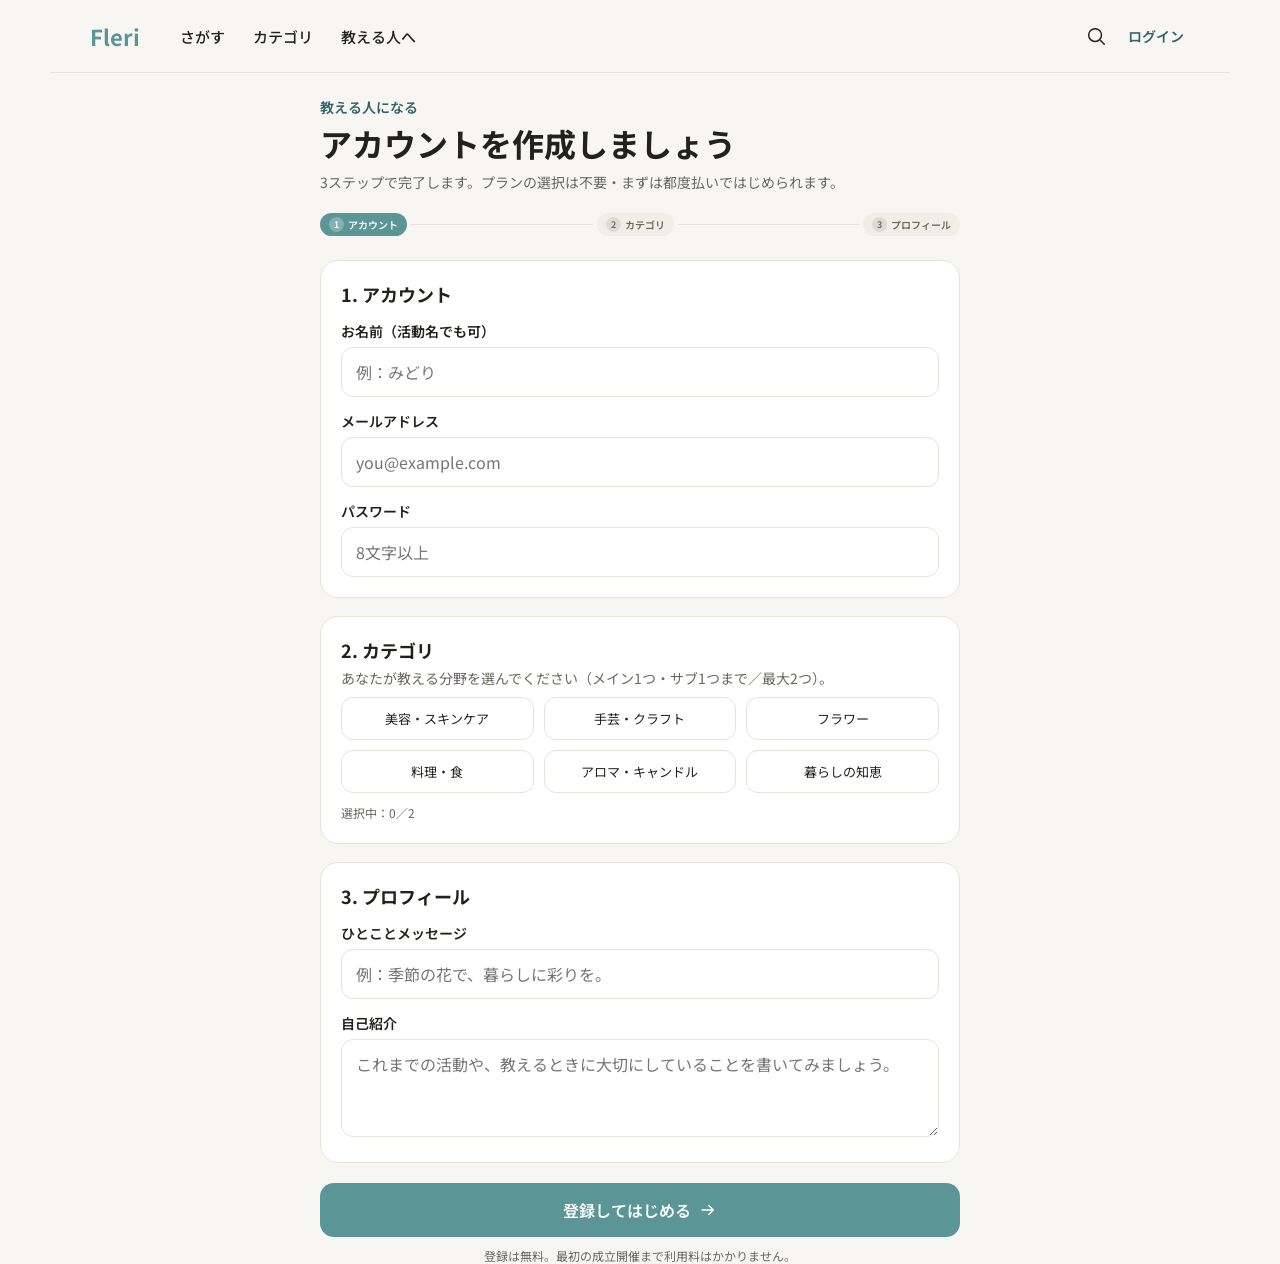
<file: instructor-signup.html>
<!doctype html>
<html lang="ja">
<head>
  <meta charset="utf-8" />
  <meta name="viewport" content="width=device-width, initial-scale=1" />
  <title>講師登録 | Fleri</title>
  <link rel="preconnect" href="https://fonts.googleapis.com" />
  <link rel="preconnect" href="https://fonts.gstatic.com" crossorigin />
  <link href="https://fonts.googleapis.com/css2?family=Noto+Sans+JP:wght@400;500;700&display=swap" rel="stylesheet" />
  <link rel="stylesheet" href="assets/fleri.css" />
  <style>
    .form{max-width:680px;margin:0 auto;padding:0 20px}
    /* ステッパーは折り返さず1行に収める。さらに省スペース化（320px幅でも1行）。
       ピルは自然幅・縮まない／ラベルは折り返さない／連結線が伸縮して隙間を埋める */
    .stepper{display:flex;align-items:center;gap:4px;font-size:10px;font-weight:600;margin-top:20px;flex-wrap:nowrap}
    .stp{display:flex;align-items:center;gap:4px;padding:4px 9px;border-radius:999px;background:var(--muted-bg,#F0EEE8);color:var(--muted);white-space:nowrap;flex:0 0 auto}
    .stp.on{background:var(--primary);color:#fff}
    .stp .n{width:15px;height:15px;border-radius:999px;background:rgba(255,255,255,.25);display:flex;align-items:center;justify-content:center;font-size:9px;flex:0 0 auto}
    .stp.off .n{background:rgba(0,0,0,.08)}
    .line{flex:1 1 0;height:1px;background:var(--border);min-width:5px}
    .catgrid{display:grid;grid-template-columns:repeat(2,minmax(0,1fr));gap:10px;margin-top:8px}
    @media(min-width:600px){.catgrid{grid-template-columns:repeat(3,minmax(0,1fr))}}
    .catbtn{border:1px solid var(--border);background:var(--card);border-radius:12px;padding:11px 8px;font-size:13px;color:var(--ink);cursor:pointer;font-family:var(--body);text-align:center;white-space:nowrap;overflow:hidden;text-overflow:ellipsis}
    .catbtn.is-on{border-color:var(--primary);background:var(--soft);color:var(--deep);font-weight:600}
  </style>
</head>
<body>
<div class="app">

  <header class="topbar">
    <a href="index.html" class="brand">Fleri</a>
    <nav class="dnav"><a href="workshops.html">さがす</a><a href="workshops.html">カテゴリ</a><a href="for-instructors.html">教える人へ</a></nav>
    <div class="ta">
      <a href="workshops.html" class="icbtn" aria-label="さがす"><svg fill="none" stroke="currentColor" stroke-width="1.6" stroke-linecap="round" stroke-linejoin="round" viewBox="0 0 24 24"><circle cx="11" cy="11" r="7"/><path d="M21 21l-4-4"/></svg></a>
      <a href="#" class="acct-login pc-only">ログイン</a>
    </div>
  </header>

  <div class="form" style="padding-top:24px">
    <p style="font-size:14px;font-weight:600;color:var(--deep)">教える人になる</p>
    <h1 class="h1" style="margin-top:6px">アカウントを作成しましょう</h1>
    <p class="sub">3ステップで完了します。プランの選択は不要・まずは都度払いではじめられます。</p>

    <div class="stepper">
      <span class="stp on"><span class="n">1</span>アカウント</span><span class="line"></span>
      <span class="stp off"><span class="n">2</span>カテゴリ</span><span class="line"></span>
      <span class="stp off"><span class="n">3</span>プロフィール</span>
    </div>

    <form style="margin-top:24px" onsubmit="event.preventDefault(); window.location.href='instructor-dashboard.html';">
      <div class="panel">
        <h2 style="font-family:var(--head);font-weight:700;font-size:18px">1. アカウント</h2>
        <div class="field"><label for="su-name">お名前（活動名でも可）</label><input id="su-name" class="input" type="text" placeholder="例：みどり" /></div>
        <div class="field"><label for="su-email">メールアドレス</label><input id="su-email" class="input" type="email" placeholder="you@example.com" /></div>
        <div class="field"><label for="su-pass">パスワード</label><input id="su-pass" class="input" type="password" placeholder="8文字以上" /></div>
      </div>

      <div class="panel" style="margin-top:18px">
        <h2 style="font-family:var(--head);font-weight:700;font-size:18px">2. カテゴリ</h2>
        <p class="sub" style="margin-top:4px">あなたが教える分野を選んでください（メイン1つ・サブ1つまで／最大2つ）。</p>
        <div class="catgrid" id="catgrid">
          <button type="button" class="catbtn">美容・スキンケア</button>
          <button type="button" class="catbtn">手芸・クラフト</button>
          <button type="button" class="catbtn">フラワー</button>
          <button type="button" class="catbtn">料理・食</button>
          <button type="button" class="catbtn">アロマ・キャンドル</button>
          <button type="button" class="catbtn">暮らしの知恵</button>
        </div>
        <p class="sub" id="cathint" style="margin-top:10px;font-size:12px">選択中：0／2</p>
      </div>

      <div class="panel" style="margin-top:18px">
        <h2 style="font-family:var(--head);font-weight:700;font-size:18px">3. プロフィール</h2>
        <div class="field"><label for="su-tag">ひとことメッセージ</label><input id="su-tag" class="input" type="text" placeholder="例：季節の花で、暮らしに彩りを。" /></div>
        <div class="field"><label for="su-bio">自己紹介</label><textarea id="su-bio" class="input" rows="3" placeholder="これまでの活動や、教えるときに大切にしていることを書いてみましょう。"></textarea></div>
      </div>

      <button type="submit" class="btn btn-primary btn-block" style="margin-top:20px">登録してはじめる
        <svg fill="none" stroke="currentColor" stroke-width="1.8" stroke-linecap="round" stroke-linejoin="round" viewBox="0 0 24 24"><path d="M4 12h15M13 6l6 6-6 6"/></svg></button>
      <p style="text-align:center;font-size:12px;color:var(--muted);margin-top:10px">登録は無料。最初の成立開催まで利用料はかかりません。</p>
    </form>
  </div>

  <div class="spacer"></div>

  <nav class="tabbar">
    <a class="tab" href="index.html"><svg fill="none" stroke="currentColor" stroke-width="1.6" stroke-linecap="round" stroke-linejoin="round" viewBox="0 0 24 24"><path d="M4 11l8-6 8 6"/><path d="M6 10v9h12v-9"/></svg>ホーム</a>
    <a class="tab" href="workshops.html"><svg fill="none" stroke="currentColor" stroke-width="1.6" stroke-linecap="round" stroke-linejoin="round" viewBox="0 0 24 24"><circle cx="11" cy="11" r="7"/><path d="M21 21l-4-4"/></svg>さがす</a>
    <a class="tab" href="instructor-workshop-new.html"><span class="plus"><svg fill="none" stroke="currentColor" stroke-width="2" stroke-linecap="round" stroke-linejoin="round" viewBox="0 0 24 24"><path d="M12 5v14M5 12h14"/></svg></span></a>
    <a class="tab" href="#"><svg fill="none" stroke="currentColor" stroke-width="1.6" stroke-linecap="round" stroke-linejoin="round" viewBox="0 0 24 24"><path d="M18 9a6 6 0 0 0-12 0c0 7-3 8-3 8h18s-3-1-3-8"/><path d="M13.5 21a2 2 0 0 1-3 0"/></svg>通知</a>
    <a class="tab" href="mypage.html"><svg fill="none" stroke="currentColor" stroke-width="1.6" stroke-linecap="round" stroke-linejoin="round" viewBox="0 0 24 24"><circle cx="12" cy="8" r="4"/><path d="M4 20a8 8 0 0 1 16 0"/></svg>マイ</a>
  </nav>

</div>
<script>
  const hint=document.getElementById("cathint");
  document.querySelectorAll("#catgrid .catbtn").forEach(b=>b.addEventListener("click",()=>{
    const sel=document.querySelectorAll("#catgrid .catbtn.is-on");
    if(!b.classList.contains("is-on") && sel.length>=2) return;
    b.classList.toggle("is-on");
    hint.textContent="選択中："+document.querySelectorAll("#catgrid .catbtn.is-on").length+"／2";
  }));
</script>
</body>
</html>
</file>
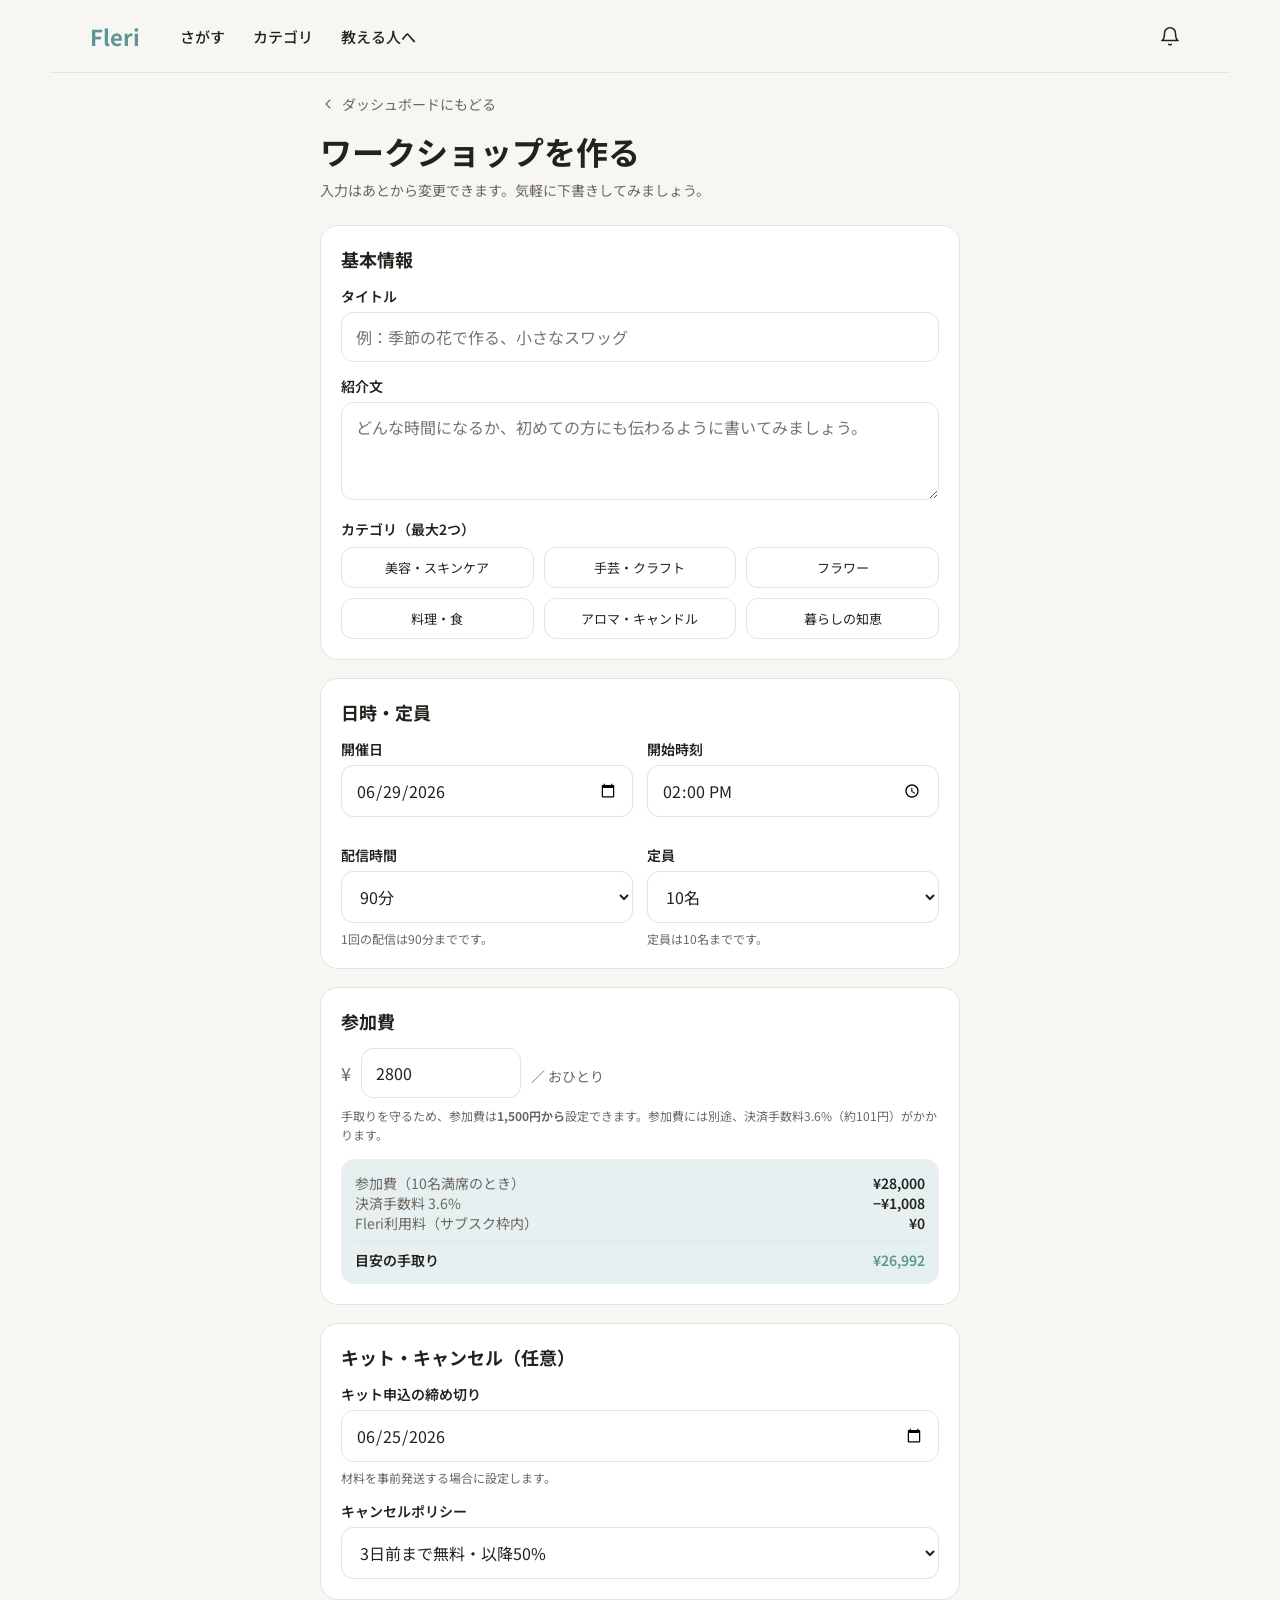
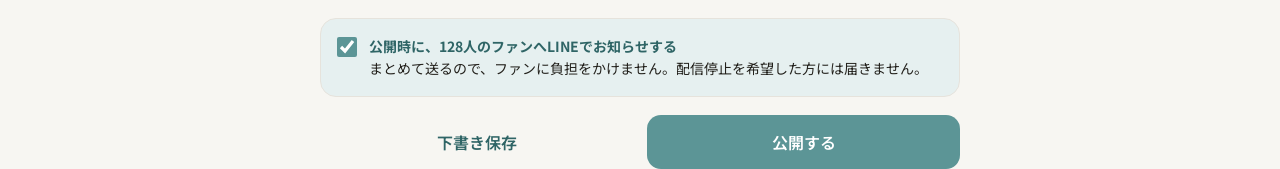
<file: instructor-workshop-new.html>
<!doctype html>
<html lang="ja">
<head>
  <meta charset="utf-8" />
  <meta name="viewport" content="width=device-width, initial-scale=1" />
  <title>ワークショップを作る | Fleri</title>
  <link rel="preconnect" href="https://fonts.googleapis.com" />
  <link rel="preconnect" href="https://fonts.gstatic.com" crossorigin />
  <link href="https://fonts.googleapis.com/css2?family=Noto+Sans+JP:wght@400;500;700&display=swap" rel="stylesheet" />
  <link rel="stylesheet" href="assets/fleri.css" />
  <style>
    .form{max-width:680px;margin:0 auto;padding:0 20px}
    .catgrid{display:grid;grid-template-columns:repeat(2,minmax(0,1fr));gap:10px;margin-top:8px}
    @media(min-width:600px){.catgrid{grid-template-columns:repeat(3,minmax(0,1fr))}}
    .catbtn{border:1px solid var(--border);background:var(--card);border-radius:12px;padding:10px 8px;font-size:13px;color:var(--ink);cursor:pointer;font-family:var(--body);text-align:center;white-space:nowrap;overflow:hidden;text-overflow:ellipsis}
    .catbtn.is-on{border-color:var(--primary);background:var(--soft);color:var(--deep);font-weight:600}
    .two{display:grid;grid-template-columns:1fr;gap:14px}
    .two>*{min-width:0}
    @media(min-width:600px){.two{grid-template-columns:repeat(2,minmax(0,1fr))}}
    /* iOS Safari等でネイティブ日付/時刻入力が固有幅を持ち箱からはみ出るのを防ぐ */
    input[type="date"],input[type="time"]{-webkit-appearance:none;appearance:none;width:100%;max-width:100%;min-width:0;box-sizing:border-box;min-height:46px;text-align:left}
    input[type="date"]::-webkit-date-and-time-value,input[type="time"]::-webkit-date-and-time-value{text-align:left}
    input[type="date"]::-webkit-calendar-picker-indicator,input[type="time"]::-webkit-calendar-picker-indicator{margin-left:auto}
    .calc{background:var(--soft);border-radius:14px;padding:14px;margin-top:14px;font-size:14px}
    .calc .r{display:flex;justify-content:space-between;color:var(--muted)}
    .calc .r b{color:var(--ink);font-weight:600}
    .calc .tot{display:flex;justify-content:space-between;border-top:1px solid var(--border);margin-top:8px;padding-top:8px;font-weight:600}
    .chk{display:flex;gap:12px;align-items:flex-start;border:1px solid var(--border);background:var(--soft);border-radius:16px;padding:16px;margin-top:18px}
    .chk input{width:20px;height:20px;margin-top:2px;accent-color:#5C9596;flex:0 0 auto}
  </style>
</head>
<body>
<div class="app">

  <header class="topbar">
    <a href="index.html" class="brand">Fleri</a>
    <nav class="dnav"><a href="workshops.html">さがす</a><a href="workshops.html">カテゴリ</a><a href="for-instructors.html">教える人へ</a></nav>
    <div class="ta">
      <span class="icbtn" aria-hidden="true"><svg fill="none" stroke="currentColor" stroke-width="1.6" stroke-linecap="round" stroke-linejoin="round" viewBox="0 0 24 24"><path d="M18 9a6 6 0 0 0-12 0c0 7-3 8-3 8h18s-3-1-3-8"/><path d="M13.5 21a2 2 0 0 1-3 0"/></svg></span>
    </div>
  </header>

  <div class="form" style="padding-top:20px">
    <a href="instructor-dashboard.html" class="back"><svg fill="none" stroke="currentColor" stroke-width="1.6" stroke-linecap="round" stroke-linejoin="round" viewBox="0 0 24 24"><path d="M15 6l-6 6 6 6"/></svg>ダッシュボードにもどる</a>
    <h1 class="h1" style="margin-top:14px">ワークショップを作る</h1>
    <p class="sub">入力はあとから変更できます。気軽に下書きしてみましょう。</p>

    <form style="margin-top:24px" onsubmit="event.preventDefault(); window.location.href='instructor-dashboard.html';">
      <div class="panel">
        <h2 style="font-family:var(--head);font-weight:700;font-size:18px">基本情報</h2>
        <div class="field"><label for="ws-title">タイトル</label><input id="ws-title" class="input" type="text" placeholder="例：季節の花で作る、小さなスワッグ" /></div>
        <div class="field"><label for="ws-desc">紹介文</label><textarea id="ws-desc" class="input" rows="3" placeholder="どんな時間になるか、初めての方にも伝わるように書いてみましょう。"></textarea></div>
        <div class="field"><label>カテゴリ（最大2つ）</label>
          <div class="catgrid" id="catgrid">
            <button type="button" class="catbtn">美容・スキンケア</button>
            <button type="button" class="catbtn">手芸・クラフト</button>
            <button type="button" class="catbtn">フラワー</button>
            <button type="button" class="catbtn">料理・食</button>
            <button type="button" class="catbtn">アロマ・キャンドル</button>
            <button type="button" class="catbtn">暮らしの知恵</button>
          </div>
        </div>
      </div>

      <div class="panel" style="margin-top:18px">
        <h2 style="font-family:var(--head);font-weight:700;font-size:18px">日時・定員</h2>
        <div class="two">
          <div class="field"><label for="ws-date">開催日</label><input id="ws-date" class="input" type="date" value="2026-06-29" /></div>
          <div class="field"><label for="ws-time">開始時刻</label><input id="ws-time" class="input" type="time" value="14:00" /></div>
          <div class="field"><label for="ws-dur">配信時間</label><select id="ws-dur" class="input"><option>60分</option><option selected>90分</option></select><p class="sub" style="font-size:12px;margin-top:6px">1回の配信は90分までです。</p></div>
          <div class="field"><label for="ws-cap">定員</label><select id="ws-cap" class="input"><option>5名</option><option>8名</option><option selected>10名</option></select><p class="sub" style="font-size:12px;margin-top:6px">定員は10名までです。</p></div>
        </div>
      </div>

      <div class="panel" style="margin-top:18px">
        <h2 style="font-family:var(--head);font-weight:700;font-size:18px">参加費</h2>
        <div class="field" style="margin-top:14px">
          <div style="display:flex;align-items:center;gap:10px">
            <span style="font-size:18px;color:var(--muted);flex:0 0 auto">¥</span>
            <input id="price" class="input" type="number" value="2800" min="1500" step="100" style="flex:1 1 auto;min-width:0;max-width:160px" />
            <span class="sub" style="flex:0 0 auto;white-space:nowrap">／ おひとり</span>
          </div>
          <p id="pricehint" class="sub" style="font-size:12px;margin-top:8px">手取りを守るため、参加費は<b>1,500円から</b>設定できます。参加費には別途、決済手数料3.6%（約101円）がかかります。</p>
          <div class="calc">
            <div class="r"><span>参加費（10名満席のとき）</span><b>¥28,000</b></div>
            <div class="r"><span>決済手数料 3.6%</span><b>−¥1,008</b></div>
            <div class="r"><span>Fleri利用料（サブスク枠内）</span><b>¥0</b></div>
            <div class="tot"><span>目安の手取り</span><span style="color:var(--primary)">¥26,992</span></div>
          </div>
        </div>
      </div>

      <div class="panel" style="margin-top:18px">
        <h2 style="font-family:var(--head);font-weight:700;font-size:18px">キット・キャンセル（任意）</h2>
        <div class="field"><label for="ws-kit">キット申込の締め切り</label><input id="ws-kit" class="input" type="date" value="2026-06-25" /><p class="sub" style="font-size:12px;margin-top:6px">材料を事前発送する場合に設定します。</p></div>
        <div class="field"><label for="ws-cancel">キャンセルポリシー</label><select id="ws-cancel" class="input"><option>3日前まで無料・以降50%</option><option>前日まで無料・当日100%</option><option>いつでも無料</option></select></div>
      </div>

      <label class="chk">
        <input type="checkbox" checked />
        <span style="font-size:14px;line-height:1.6;color:var(--ink)"><b style="color:var(--deep)">公開時に、128人のファンへLINEでお知らせする</b><br />まとめて送るので、ファンに負担をかけません。配信停止を希望した方には届きません。</span>
      </label>

      <div class="two" style="margin-top:18px">
        <button type="button" onclick="window.location.href='instructor-dashboard.html'" class="btn btn-outline btn-block">下書き保存</button>
        <button type="submit" class="btn btn-primary btn-block">公開する</button>
      </div>
    </form>
  </div>

  <div class="spacer"></div>

  <nav class="tabbar">
    <a class="tab" href="index.html"><svg fill="none" stroke="currentColor" stroke-width="1.6" stroke-linecap="round" stroke-linejoin="round" viewBox="0 0 24 24"><path d="M4 11l8-6 8 6"/><path d="M6 10v9h12v-9"/></svg>ホーム</a>
    <a class="tab" href="workshops.html"><svg fill="none" stroke="currentColor" stroke-width="1.6" stroke-linecap="round" stroke-linejoin="round" viewBox="0 0 24 24"><circle cx="11" cy="11" r="7"/><path d="M21 21l-4-4"/></svg>さがす</a>
    <a class="tab" href="instructor-workshop-new.html"><span class="plus"><svg fill="none" stroke="currentColor" stroke-width="2" stroke-linecap="round" stroke-linejoin="round" viewBox="0 0 24 24"><path d="M12 5v14M5 12h14"/></svg></span></a>
    <a class="tab" href="#"><svg fill="none" stroke="currentColor" stroke-width="1.6" stroke-linecap="round" stroke-linejoin="round" viewBox="0 0 24 24"><path d="M18 9a6 6 0 0 0-12 0c0 7-3 8-3 8h18s-3-1-3-8"/><path d="M13.5 21a2 2 0 0 1-3 0"/></svg>通知</a>
    <a class="tab" href="mypage.html"><svg fill="none" stroke="currentColor" stroke-width="1.6" stroke-linecap="round" stroke-linejoin="round" viewBox="0 0 24 24"><circle cx="12" cy="8" r="4"/><path d="M4 20a8 8 0 0 1 16 0"/></svg>マイ</a>
  </nav>

</div>
<script>
  document.querySelectorAll("#catgrid .catbtn").forEach(b=>b.addEventListener("click",()=>{
    if(!b.classList.contains("is-on") && document.querySelectorAll("#catgrid .catbtn.is-on").length>=2) return;
    b.classList.toggle("is-on");
  }));
  const price=document.getElementById("price"), hint=document.getElementById("pricehint");
  price.addEventListener("input",()=>{
    if(Number(price.value)<1500){ hint.style.color="var(--primary)"; hint.innerHTML="参加費は1,500円以上で設定してください。"; }
    else { hint.style.color=""; hint.innerHTML='手取りを守るため、参加費は<b>1,500円から</b>設定できます。参加費には別途、決済手数料3.6%がかかります。'; }
  });
</script>
</body>
</html>
</file>
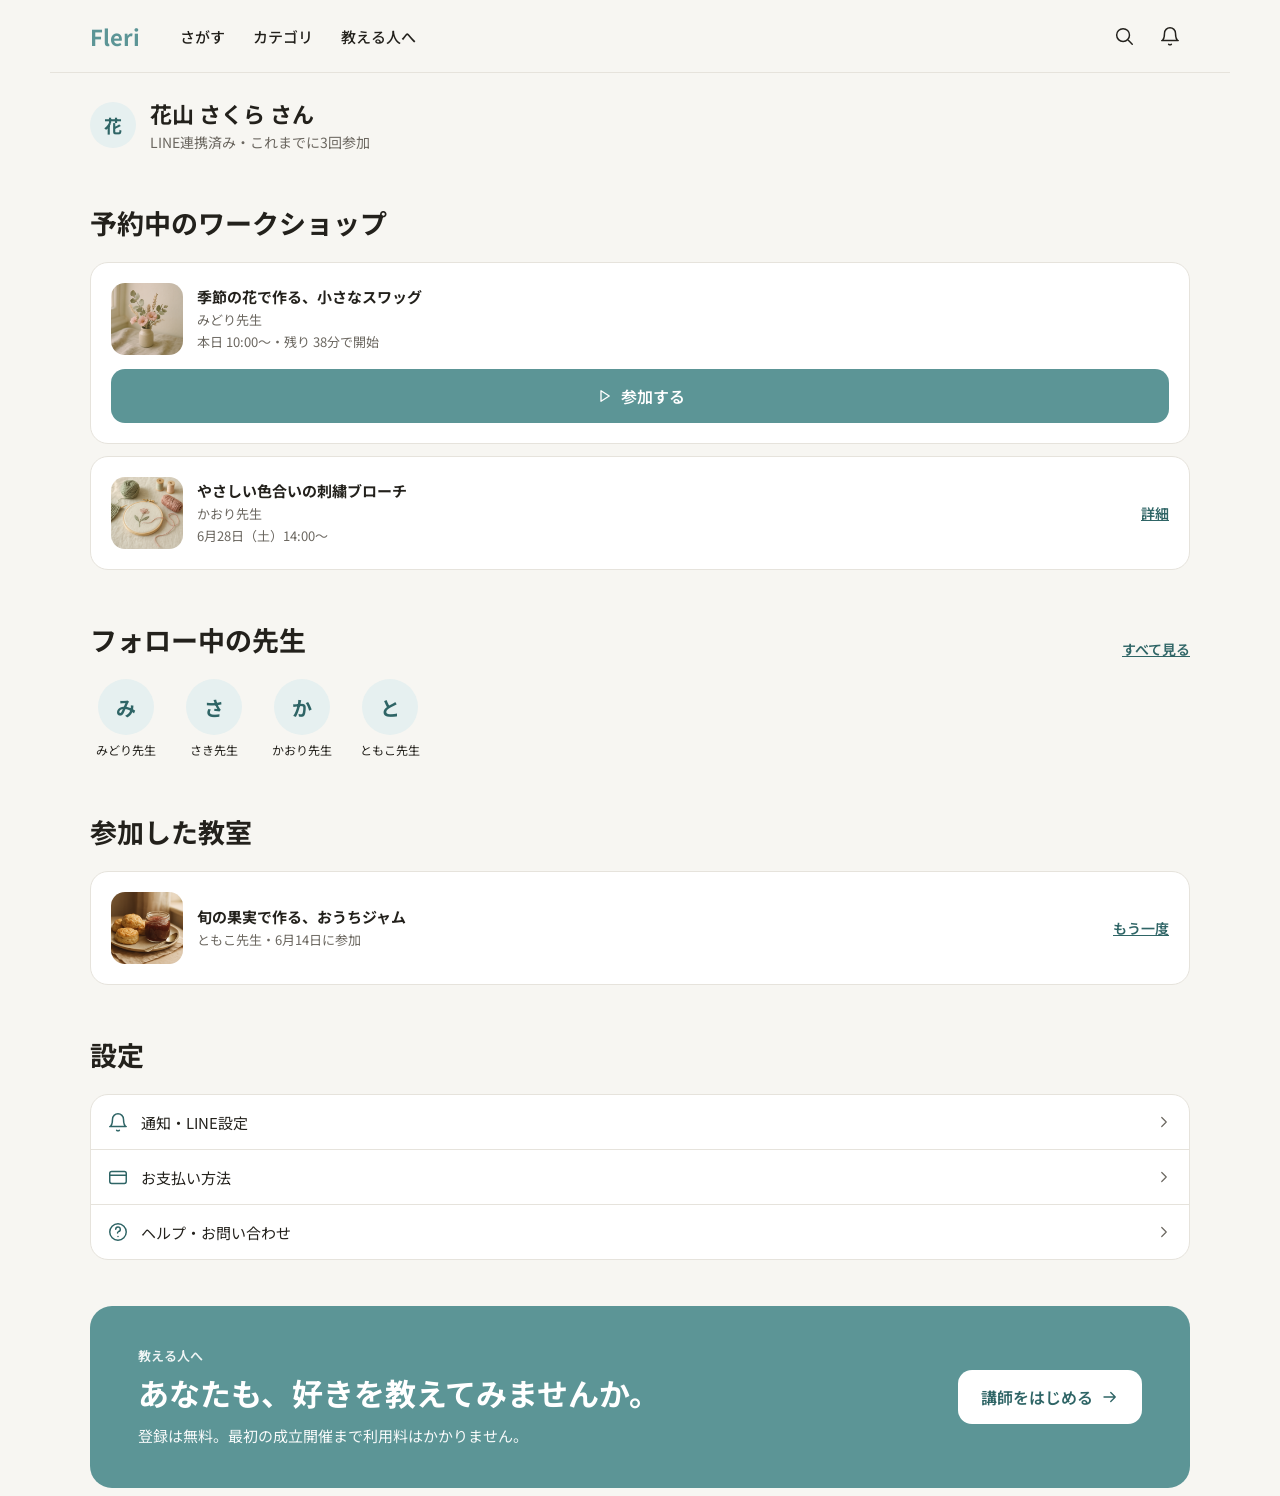
<file: mypage.html>
<!doctype html>
<html lang="ja">
<head>
  <meta charset="utf-8" />
  <meta name="viewport" content="width=device-width, initial-scale=1" />
  <title>マイページ | Fleri</title>
  <link rel="preconnect" href="https://fonts.googleapis.com" />
  <link rel="preconnect" href="https://fonts.gstatic.com" crossorigin />
  <link href="https://fonts.googleapis.com/css2?family=Noto+Sans+JP:wght@400;500;700&display=swap" rel="stylesheet" />
  <link rel="stylesheet" href="assets/fleri.css" />
  <style>
    .followrow{display:flex;gap:16px;overflow-x:auto;margin:0 -20px;padding:0 20px 4px}
    .followrow::-webkit-scrollbar{display:none}
    .fteacher{flex:0 0 auto;display:flex;flex-direction:column;align-items:center;gap:6px;width:72px;text-align:center;text-decoration:none}
    .fteacher .ava{width:56px;height:56px;border-radius:999px;background:var(--soft);color:var(--deep);display:flex;align-items:center;justify-content:center;font-family:var(--head);font-weight:700;font-size:20px}
    .fteacher span{font-size:12px;color:var(--ink)}
    .menu{display:flex;flex-direction:column;background:var(--card);border:1px solid var(--border);border-radius:18px;overflow:hidden}
    .menu a{display:flex;align-items:center;gap:12px;padding:16px;font-size:15px;color:var(--ink);text-decoration:none;border-top:1px solid var(--border)}
    .menu a:first-child{border-top:none}
    .menu a .mi{width:22px;height:22px;color:var(--deep);flex:0 0 auto}
    .menu a .ar{margin-left:auto;width:18px;height:18px;color:var(--muted)}
    .resv{display:flex;gap:14px;align-items:center}
    .resv img{width:72px;height:72px;border-radius:14px;object-fit:cover;flex:0 0 auto}
  </style>
</head>
<body>
<div class="app">

  <header class="topbar">
    <a href="index.html" class="brand">Fleri</a>
    <nav class="dnav"><a href="workshops.html">さがす</a><a href="workshops.html">カテゴリ</a><a href="for-instructors.html">教える人へ</a></nav>
    <div class="ta">
      <a href="workshops.html" class="icbtn" aria-label="さがす"><svg fill="none" stroke="currentColor" stroke-width="1.6" stroke-linecap="round" stroke-linejoin="round" viewBox="0 0 24 24"><circle cx="11" cy="11" r="7"/><path d="M21 21l-4-4"/></svg></a>
      <span class="icbtn" aria-hidden="true"><svg fill="none" stroke="currentColor" stroke-width="1.6" stroke-linecap="round" stroke-linejoin="round" viewBox="0 0 24 24"><path d="M18 9a6 6 0 0 0-12 0c0 7-3 8-3 8h18s-3-1-3-8"/><path d="M13.5 21a2 2 0 0 1-3 0"/></svg></span>
    </div>
  </header>

  <section class="blk" style="padding-top:24px">
    <div style="display:flex;align-items:center;gap:14px">
      <span class="titem" style="padding:0;border:none;background:none"><span class="ava">花</span></span>
      <div><h1 style="font-family:var(--head);font-weight:700;font-size:22px">花山 さくら さん</h1><p class="sub" style="margin-top:2px">LINE連携済み・これまでに3回参加</p></div>
    </div>
  </section>

  <!-- 予約中 -->
  <section class="blk">
    <div class="shead"><h2>予約中のワークショップ</h2></div>
    <div class="panel">
      <div class="resv">
        <img src="images/ws-flower.png" alt="" />
        <div style="flex:1;min-width:0">
          <p style="font-family:var(--head);font-weight:700;font-size:15px;line-height:1.4">季節の花で作る、小さなスワッグ</p>
          <p class="sub" style="font-size:13px;margin-top:3px">みどり先生</p>
          <p class="sub" style="font-size:13px;margin-top:1px">本日 10:00〜・残り 38分で開始</p>
        </div>
      </div>
      <a href="live.html" class="btn btn-primary btn-block" style="margin-top:14px">
        <svg fill="none" stroke="currentColor" stroke-width="1.8" stroke-linecap="round" stroke-linejoin="round" viewBox="0 0 24 24"><path d="M8 5v14l11-7z"/></svg>参加する</a>
    </div>
    <div class="panel" style="margin-top:12px">
      <div class="resv">
        <img src="images/ws-craft.png" alt="" />
        <div style="flex:1;min-width:0">
          <p style="font-family:var(--head);font-weight:700;font-size:15px;line-height:1.4">やさしい色合いの刺繍ブローチ</p>
          <p class="sub" style="font-size:13px;margin-top:3px">かおり先生</p>
          <p class="sub" style="font-size:13px;margin-top:1px">6月28日（土）14:00〜</p>
        </div>
        <a href="workshop.html" class="btn-text" style="flex:0 0 auto">詳細</a>
      </div>
    </div>
  </section>

  <!-- フォロー中の先生 -->
  <section class="blk">
    <div class="shead"><h2>フォロー中の先生</h2><a href="#" class="btn-text">すべて見る</a></div>
    <div class="followrow">
      <a class="fteacher" href="#"><span class="ava">み</span><span>みどり先生</span></a>
      <a class="fteacher" href="#"><span class="ava">さ</span><span>さき先生</span></a>
      <a class="fteacher" href="#"><span class="ava">か</span><span>かおり先生</span></a>
      <a class="fteacher" href="#"><span class="ava">と</span><span>ともこ先生</span></a>
    </div>
  </section>

  <!-- 参加履歴 -->
  <section class="blk">
    <div class="shead"><h2>参加した教室</h2></div>
    <div class="panel">
      <div class="resv">
        <img src="images/ws-cooking.png" alt="" />
        <div style="flex:1;min-width:0">
          <p style="font-family:var(--head);font-weight:700;font-size:15px;line-height:1.4">旬の果実で作る、おうちジャム</p>
          <p class="sub" style="font-size:13px;margin-top:3px">ともこ先生・6月14日に参加</p>
        </div>
        <a href="workshop.html" class="btn-text" style="flex:0 0 auto">もう一度</a>
      </div>
    </div>
  </section>

  <!-- メニュー -->
  <section class="blk">
    <div class="shead"><h2>設定</h2></div>
    <div class="menu">
      <a href="#"><svg class="mi" fill="none" stroke="currentColor" stroke-width="1.6" stroke-linecap="round" stroke-linejoin="round" viewBox="0 0 24 24"><path d="M18 9a6 6 0 0 0-12 0c0 7-3 8-3 8h18s-3-1-3-8"/><path d="M13.5 21a2 2 0 0 1-3 0"/></svg>通知・LINE設定<svg class="ar" fill="none" stroke="currentColor" stroke-width="1.6" stroke-linecap="round" stroke-linejoin="round" viewBox="0 0 24 24"><path d="M9 6l6 6-6 6"/></svg></a>
      <a href="#"><svg class="mi" fill="none" stroke="currentColor" stroke-width="1.6" stroke-linecap="round" stroke-linejoin="round" viewBox="0 0 24 24"><rect x="3" y="6" width="18" height="13" rx="2"/><path d="M3 10h18"/></svg>お支払い方法<svg class="ar" fill="none" stroke="currentColor" stroke-width="1.6" stroke-linecap="round" stroke-linejoin="round" viewBox="0 0 24 24"><path d="M9 6l6 6-6 6"/></svg></a>
      <a href="#"><svg class="mi" fill="none" stroke="currentColor" stroke-width="1.6" stroke-linecap="round" stroke-linejoin="round" viewBox="0 0 24 24"><circle cx="12" cy="12" r="9"/><path d="M9.5 9a2.5 2.5 0 1 1 3 2.5c-.8.4-1 .9-1 1.7M12 17h.01"/></svg>ヘルプ・お問い合わせ<svg class="ar" fill="none" stroke="currentColor" stroke-width="1.6" stroke-linecap="round" stroke-linejoin="round" viewBox="0 0 24 24"><path d="M9 6l6 6-6 6"/></svg></a>
    </div>
  </section>

  <!-- 教える人へ -->
  <div class="band">
    <div class="bl">
      <p class="k">教える人へ</p>
      <h2>あなたも、好きを教えてみませんか。</h2>
      <p class="lead2">登録は無料。最初の成立開催まで利用料はかかりません。</p>
    </div>
    <a href="for-instructors.html" class="btn btn-light">講師をはじめる
      <svg fill="none" stroke="currentColor" stroke-width="1.8" stroke-linecap="round" stroke-linejoin="round" viewBox="0 0 24 24"><path d="M4 12h15M13 6l6 6-6 6"/></svg></a>
  </div>

  <div class="spacer"></div>

  <nav class="tabbar">
    <a class="tab" href="index.html"><svg fill="none" stroke="currentColor" stroke-width="1.6" stroke-linecap="round" stroke-linejoin="round" viewBox="0 0 24 24"><path d="M4 11l8-6 8 6"/><path d="M6 10v9h12v-9"/></svg>ホーム</a>
    <a class="tab" href="workshops.html"><svg fill="none" stroke="currentColor" stroke-width="1.6" stroke-linecap="round" stroke-linejoin="round" viewBox="0 0 24 24"><circle cx="11" cy="11" r="7"/><path d="M21 21l-4-4"/></svg>さがす</a>
    <a class="tab" href="instructor-workshop-new.html"><span class="plus"><svg fill="none" stroke="currentColor" stroke-width="2" stroke-linecap="round" stroke-linejoin="round" viewBox="0 0 24 24"><path d="M12 5v14M5 12h14"/></svg></span></a>
    <a class="tab" href="#"><svg fill="none" stroke="currentColor" stroke-width="1.6" stroke-linecap="round" stroke-linejoin="round" viewBox="0 0 24 24"><path d="M18 9a6 6 0 0 0-12 0c0 7-3 8-3 8h18s-3-1-3-8"/><path d="M13.5 21a2 2 0 0 1-3 0"/></svg>通知</a>
    <a class="tab on" href="mypage.html"><svg fill="none" stroke="currentColor" stroke-width="1.6" stroke-linecap="round" stroke-linejoin="round" viewBox="0 0 24 24"><circle cx="12" cy="8" r="4"/><path d="M4 20a8 8 0 0 1 16 0"/></svg>マイ</a>
  </nav>

</div>
</body>
</html>
</file>
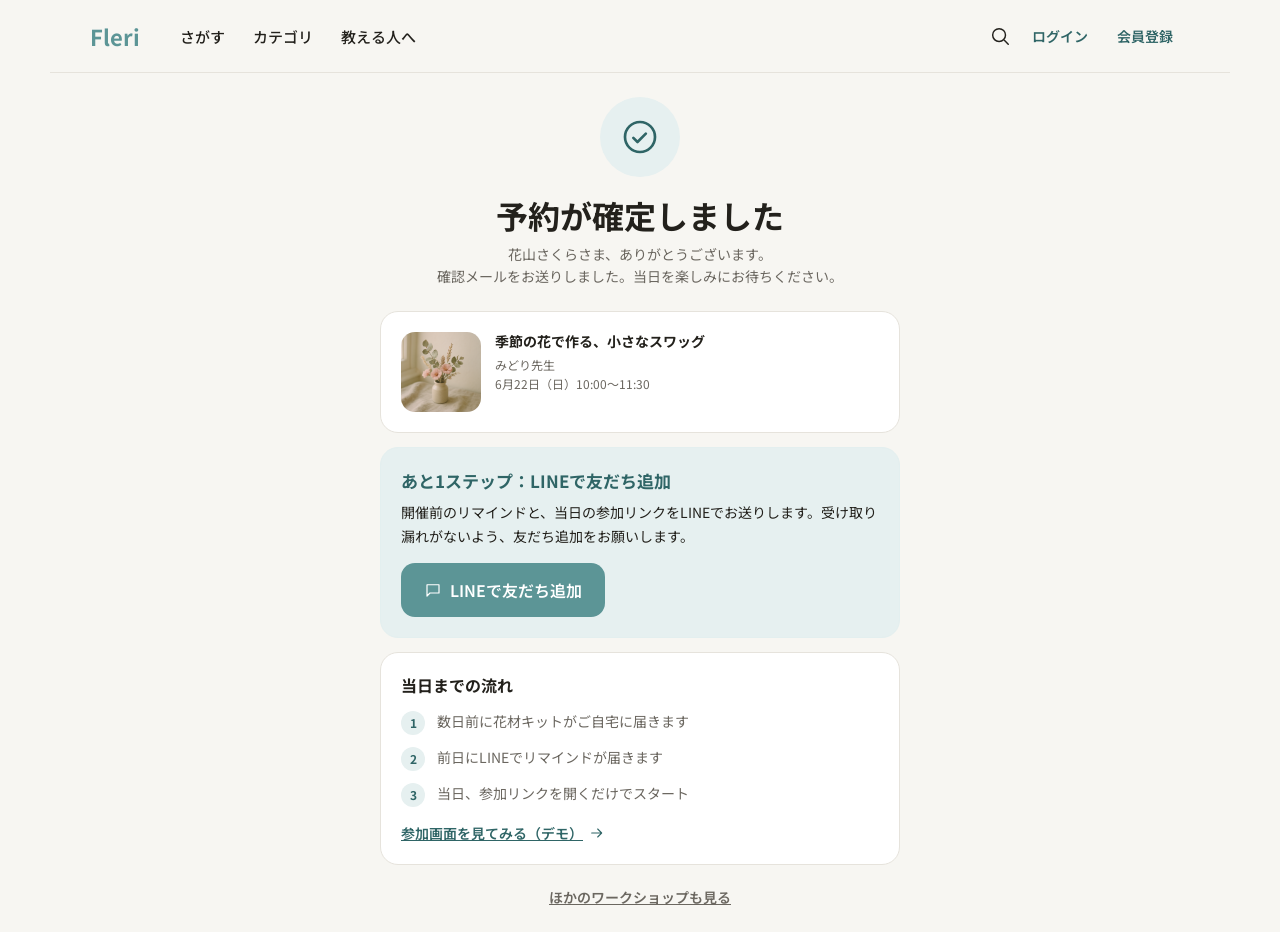
<file: thanks.html>
<!doctype html>
<html lang="ja">
<head>
  <meta charset="utf-8" />
  <meta name="viewport" content="width=device-width, initial-scale=1" />
  <title>予約が確定しました | Fleri</title>
  <link rel="preconnect" href="https://fonts.googleapis.com" />
  <link rel="preconnect" href="https://fonts.gstatic.com" crossorigin />
  <link href="https://fonts.googleapis.com/css2?family=Noto+Sans+JP:wght@400;500;700&display=swap" rel="stylesheet" />
  <link rel="stylesheet" href="assets/fleri.css" />
  <style>.center{max-width:560px;margin:0 auto;padding:24px 20px;text-align:center}</style>
</head>
<body>
<div class="app">

  <header class="topbar">
    <a href="index.html" class="brand">Fleri</a>
    <nav class="dnav"><a href="workshops.html">さがす</a><a href="workshops.html">カテゴリ</a><a href="for-instructors.html">教える人へ</a></nav>
    <div class="ta">
      <a href="workshops.html" class="icbtn" aria-label="さがす"><svg fill="none" stroke="currentColor" stroke-width="1.6" stroke-linecap="round" stroke-linejoin="round" viewBox="0 0 24 24"><circle cx="11" cy="11" r="7"/><path d="M21 21l-4-4"/></svg></a>
      <a href="#" class="acct-login pc-only">ログイン</a>
      <a href="instructor-signup.html" class="btn btn-outline pc-only" style="padding:9px 16px;font-size:14px;border-radius:12px">会員登録</a>
    </div>
  </header>

  <div class="center">
    <span style="margin:0 auto;display:flex;width:80px;height:80px;border-radius:999px;background:var(--soft);color:var(--deep);align-items:center;justify-content:center">
      <svg fill="none" stroke="currentColor" stroke-width="1.6" stroke-linecap="round" stroke-linejoin="round" viewBox="0 0 24 24" style="width:40px;height:40px"><circle cx="12" cy="12" r="9"/><path d="M8 12.5l2.5 2.5 5-5"/></svg>
    </span>
    <h1 class="h1" style="margin-top:18px">予約が確定しました</h1>
    <p class="sub">花山さくらさま、ありがとうございます。<br />確認メールをお送りしました。当日を楽しみにお待ちください。</p>

    <div class="panel" style="margin-top:24px;text-align:left">
      <div style="display:flex;gap:14px">
        <img src="images/ws-flower.png" alt="" style="width:80px;height:80px;border-radius:14px;object-fit:cover;flex:0 0 auto" />
        <div><p style="font-family:var(--head);font-weight:700;font-size:14px;line-height:1.4">季節の花で作る、小さなスワッグ</p><p style="font-size:12px;color:var(--muted);margin-top:4px">みどり先生</p><p style="font-size:12px;color:var(--muted);margin-top:2px">6月22日（日）10:00〜11:30</p></div>
      </div>
    </div>

    <div class="panel" style="margin-top:14px;text-align:left;border-color:var(--sec-bg);background:var(--soft)">
      <h2 style="font-family:var(--head);font-weight:700;font-size:17px;color:var(--deep)">あと1ステップ：LINEで友だち追加</h2>
      <p style="font-size:14px;line-height:1.7;color:var(--ink);margin-top:8px">開催前のリマインドと、当日の参加リンクをLINEでお送りします。受け取り漏れがないよう、友だち追加をお願いします。</p>
      <a href="#" class="btn btn-primary" style="margin-top:14px">
        <svg fill="none" stroke="currentColor" stroke-width="1.6" stroke-linecap="round" stroke-linejoin="round" viewBox="0 0 24 24"><path d="M4 5h16v11H8l-4 4z"/></svg>
        LINEで友だち追加
      </a>
    </div>

    <div class="panel" style="margin-top:14px;text-align:left">
      <h2 style="font-family:var(--head);font-weight:700;font-size:16px">当日までの流れ</h2>
      <ol style="margin-top:14px;display:flex;flex-direction:column;gap:12px;list-style:none">
        <li style="display:flex;gap:12px;font-size:14px;color:var(--muted)"><span style="flex:0 0 auto;width:24px;height:24px;border-radius:999px;background:var(--soft);color:var(--deep);font-size:12px;font-weight:700;display:flex;align-items:center;justify-content:center">1</span>数日前に花材キットがご自宅に届きます</li>
        <li style="display:flex;gap:12px;font-size:14px;color:var(--muted)"><span style="flex:0 0 auto;width:24px;height:24px;border-radius:999px;background:var(--soft);color:var(--deep);font-size:12px;font-weight:700;display:flex;align-items:center;justify-content:center">2</span>前日にLINEでリマインドが届きます</li>
        <li style="display:flex;gap:12px;font-size:14px;color:var(--muted)"><span style="flex:0 0 auto;width:24px;height:24px;border-radius:999px;background:var(--soft);color:var(--deep);font-size:12px;font-weight:700;display:flex;align-items:center;justify-content:center">3</span>当日、参加リンクを開くだけでスタート</li>
      </ol>
      <a href="live.html" class="btn-text" style="display:inline-flex;align-items:center;gap:6px;margin-top:16px">参加画面を見てみる（デモ）
        <svg fill="none" stroke="currentColor" stroke-width="1.6" stroke-linecap="round" stroke-linejoin="round" viewBox="0 0 24 24" style="width:16px;height:16px"><path d="M4 12h15M13 6l6 6-6 6"/></svg></a>
    </div>

    <a href="index.html" class="btn-text" style="display:inline-block;margin-top:22px;color:var(--muted)">ほかのワークショップも見る</a>
  </div>

  <div class="spacer"></div>

  <nav class="tabbar">
    <a class="tab" href="index.html"><svg fill="none" stroke="currentColor" stroke-width="1.6" stroke-linecap="round" stroke-linejoin="round" viewBox="0 0 24 24"><path d="M4 11l8-6 8 6"/><path d="M6 10v9h12v-9"/></svg>ホーム</a>
    <a class="tab" href="workshops.html"><svg fill="none" stroke="currentColor" stroke-width="1.6" stroke-linecap="round" stroke-linejoin="round" viewBox="0 0 24 24"><circle cx="11" cy="11" r="7"/><path d="M21 21l-4-4"/></svg>さがす</a>
    <a class="tab" href="instructor-workshop-new.html"><span class="plus"><svg fill="none" stroke="currentColor" stroke-width="2" stroke-linecap="round" stroke-linejoin="round" viewBox="0 0 24 24"><path d="M12 5v14M5 12h14"/></svg></span></a>
    <a class="tab" href="#"><svg fill="none" stroke="currentColor" stroke-width="1.6" stroke-linecap="round" stroke-linejoin="round" viewBox="0 0 24 24"><path d="M18 9a6 6 0 0 0-12 0c0 7-3 8-3 8h18s-3-1-3-8"/><path d="M13.5 21a2 2 0 0 1-3 0"/></svg>通知</a>
    <a class="tab" href="mypage.html"><svg fill="none" stroke="currentColor" stroke-width="1.6" stroke-linecap="round" stroke-linejoin="round" viewBox="0 0 24 24"><circle cx="12" cy="8" r="4"/><path d="M4 20a8 8 0 0 1 16 0"/></svg>マイ</a>
  </nav>

</div>
</body>
</html>
</file>
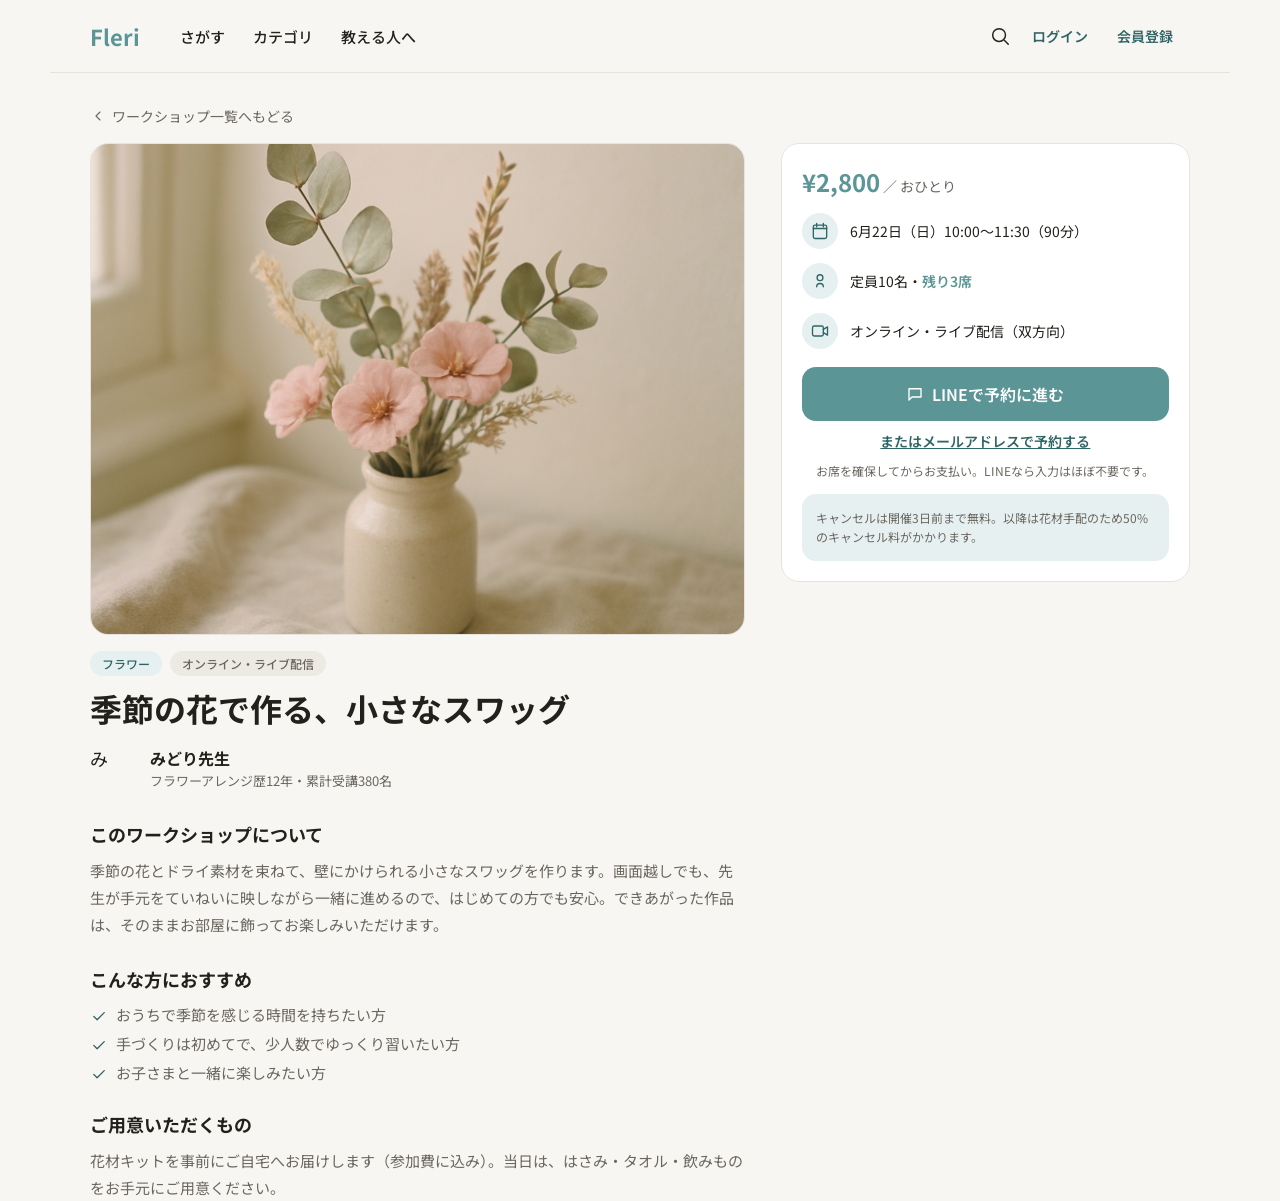
<file: workshop.html>
<!doctype html>
<html lang="ja">
<head>
  <meta charset="utf-8" />
  <meta name="viewport" content="width=device-width, initial-scale=1" />
  <title>季節の花で作る、小さなスワッグ | Fleri</title>
  <link rel="preconnect" href="https://fonts.googleapis.com" />
  <link rel="preconnect" href="https://fonts.gstatic.com" crossorigin />
  <link href="https://fonts.googleapis.com/css2?family=Noto+Sans+JP:wght@400;500;700&display=swap" rel="stylesheet" />
  <link rel="stylesheet" href="assets/fleri.css" />
  <style>
    .cols{display:flex;flex-direction:column;gap:20px;padding:0 20px}
    @media (min-width:880px){ .cols{display:grid;grid-template-columns:1.6fr 1fr;gap:36px;align-items:start;padding:0 40px} .cols .side{position:sticky;top:90px} }
    .heroimg{border-radius:18px;overflow:hidden;border:1px solid var(--border)}
    .heroimg img{width:100%;aspect-ratio:4/3;object-fit:cover}
    .tags{display:flex;gap:8px;margin-top:16px}
    .tag-on{background:var(--soft);color:var(--deep)}
    .tag-line{background:#EDEAE3;color:#6B6760}
    .tag{display:inline-block;font-size:12px;font-weight:500;padding:4px 12px;border-radius:999px}
    .sect{margin-top:28px}
    .sect h2{font-family:var(--head);font-weight:700;font-size:18px}
    .sect p{font-size:15px;line-height:1.8;color:var(--muted);margin-top:10px}
    .check{list-style:none;margin-top:12px;display:flex;flex-direction:column;gap:8px}
    .check li{display:flex;gap:8px;font-size:15px;color:var(--muted)}
    .check li svg{width:18px;height:18px;color:var(--deep);flex:0 0 auto;margin-top:3px}
    .brow{display:flex;align-items:center;gap:12px;font-size:14px;margin-top:14px}
    .brow .bi{width:36px;height:36px;border-radius:999px;background:var(--soft);color:var(--deep);display:flex;align-items:center;justify-content:center;flex:0 0 auto}
    .brow .bi svg{width:20px;height:20px}
  </style>
</head>
<body>
<div class="app">

  <header class="topbar">
    <a href="index.html" class="brand">Fleri</a>
    <nav class="dnav"><a href="workshops.html">さがす</a><a href="workshops.html">カテゴリ</a><a href="for-instructors.html">教える人へ</a></nav>
    <div class="ta">
      <a href="workshops.html" class="icbtn" aria-label="さがす"><svg fill="none" stroke="currentColor" stroke-width="1.6" stroke-linecap="round" stroke-linejoin="round" viewBox="0 0 24 24"><circle cx="11" cy="11" r="7"/><path d="M21 21l-4-4"/></svg></a>
      <a href="#" class="acct-login pc-only">ログイン</a>
      <a href="instructor-signup.html" class="btn btn-outline pc-only" style="padding:9px 16px;font-size:14px;border-radius:12px">会員登録</a>
    </div>
  </header>

  <div class="wrap" style="padding-bottom:0">
    <a href="workshops.html" class="back"><svg fill="none" stroke="currentColor" stroke-width="1.6" stroke-linecap="round" stroke-linejoin="round" viewBox="0 0 24 24"><path d="M15 6l-6 6 6 6"/></svg>ワークショップ一覧へもどる</a>
  </div>

  <div class="cols" style="margin-top:14px">
    <div>
      <div class="heroimg"><img src="images/ws-flower.png" alt="季節の花で作る、小さなスワッグ" /></div>
      <div class="tags"><span class="tag tag-on">フラワー</span><span class="tag tag-line">オンライン・ライブ配信</span></div>
      <h1 class="h1" style="margin-top:12px">季節の花で作る、小さなスワッグ</h1>

      <div style="display:flex;align-items:center;gap:12px;margin-top:16px">
        <span class="ava" style="width:48px;height:48px;font-size:18px">み</span>
        <div><p style="font-family:var(--head);font-weight:700">みどり先生</p><p class="sub" style="font-size:13px;margin-top:1px">フラワーアレンジ歴12年・累計受講380名</p></div>
      </div>

      <div class="sect">
        <h2>このワークショップについて</h2>
        <p>季節の花とドライ素材を束ねて、壁にかけられる小さなスワッグを作ります。画面越しでも、先生が手元をていねいに映しながら一緒に進めるので、はじめての方でも安心。できあがった作品は、そのままお部屋に飾ってお楽しみいただけます。</p>
      </div>

      <div class="sect">
        <h2>こんな方におすすめ</h2>
        <ul class="check">
          <li><svg fill="none" stroke="currentColor" stroke-width="1.8" stroke-linecap="round" stroke-linejoin="round" viewBox="0 0 24 24"><path d="M5 12.5l4.5 4.5L19 7.5"/></svg>おうちで季節を感じる時間を持ちたい方</li>
          <li><svg fill="none" stroke="currentColor" stroke-width="1.8" stroke-linecap="round" stroke-linejoin="round" viewBox="0 0 24 24"><path d="M5 12.5l4.5 4.5L19 7.5"/></svg>手づくりは初めてで、少人数でゆっくり習いたい方</li>
          <li><svg fill="none" stroke="currentColor" stroke-width="1.8" stroke-linecap="round" stroke-linejoin="round" viewBox="0 0 24 24"><path d="M5 12.5l4.5 4.5L19 7.5"/></svg>お子さまと一緒に楽しみたい方</li>
        </ul>
      </div>

      <div class="sect">
        <h2>ご用意いただくもの</h2>
        <p>花材キットを事前にご自宅へお届けします（参加費に込み）。当日は、はさみ・タオル・飲みものをお手元にご用意ください。</p>
      </div>
    </div>

    <aside class="side">
      <div class="panel">
        <p><span style="font-size:24px;font-weight:700;color:var(--primary)">¥2,800</span><span class="sub"> ／ おひとり</span></p>
        <div class="brow"><span class="bi"><svg fill="none" stroke="currentColor" stroke-width="1.6" stroke-linecap="round" stroke-linejoin="round" viewBox="0 0 24 24"><rect x="4" y="5" width="16" height="16" rx="2"/><path d="M4 9h16M8 3v4M16 3v4"/></svg></span><span>6月22日（日）10:00〜11:30（90分）</span></div>
        <div class="brow"><span class="bi"><svg fill="none" stroke="currentColor" stroke-width="1.6" stroke-linecap="round" stroke-linejoin="round" viewBox="0 0 24 24"><path d="M16 19a4 4 0 0 0-8 0"/><circle cx="12" cy="8" r="3.5"/></svg></span><span>定員10名・<span style="color:var(--primary);font-weight:600">残り3席</span></span></div>
        <div class="brow"><span class="bi"><svg fill="none" stroke="currentColor" stroke-width="1.6" stroke-linecap="round" stroke-linejoin="round" viewBox="0 0 24 24"><rect x="3" y="6" width="13" height="12" rx="2"/><path d="M16 10l5-3v10l-5-3"/></svg></span><span>オンライン・ライブ配信（双方向）</span></div>

        <a href="checkout.html" class="btn btn-primary btn-block" style="margin-top:18px">
          <svg fill="none" stroke="currentColor" stroke-width="1.8" stroke-linecap="round" stroke-linejoin="round" viewBox="0 0 24 24"><path d="M4 5h16v11H8l-4 4z"/></svg>LINEで予約に進む</a>
        <a href="checkout.html#email" class="btn-text" style="display:block;text-align:center;margin-top:10px">またはメールアドレスで予約する</a>
        <p class="sub" style="text-align:center;font-size:12px;margin-top:10px">お席を確保してからお支払い。LINEなら入力はほぼ不要です。</p>
        <div class="note" style="margin-top:14px;font-size:12px;color:var(--muted)">キャンセルは開催3日前まで無料。以降は花材手配のため50%のキャンセル料がかかります。</div>
      </div>
    </aside>
  </div>

  <div class="spacer"></div>

  <nav class="tabbar">
    <a class="tab" href="index.html"><svg fill="none" stroke="currentColor" stroke-width="1.6" stroke-linecap="round" stroke-linejoin="round" viewBox="0 0 24 24"><path d="M4 11l8-6 8 6"/><path d="M6 10v9h12v-9"/></svg>ホーム</a>
    <a class="tab on" href="workshops.html"><svg fill="none" stroke="currentColor" stroke-width="1.6" stroke-linecap="round" stroke-linejoin="round" viewBox="0 0 24 24"><circle cx="11" cy="11" r="7"/><path d="M21 21l-4-4"/></svg>さがす</a>
    <a class="tab" href="instructor-workshop-new.html"><span class="plus"><svg fill="none" stroke="currentColor" stroke-width="2" stroke-linecap="round" stroke-linejoin="round" viewBox="0 0 24 24"><path d="M12 5v14M5 12h14"/></svg></span></a>
    <a class="tab" href="#"><svg fill="none" stroke="currentColor" stroke-width="1.6" stroke-linecap="round" stroke-linejoin="round" viewBox="0 0 24 24"><path d="M18 9a6 6 0 0 0-12 0c0 7-3 8-3 8h18s-3-1-3-8"/><path d="M13.5 21a2 2 0 0 1-3 0"/></svg>通知</a>
    <a class="tab" href="mypage.html"><svg fill="none" stroke="currentColor" stroke-width="1.6" stroke-linecap="round" stroke-linejoin="round" viewBox="0 0 24 24"><circle cx="12" cy="8" r="4"/><path d="M4 20a8 8 0 0 1 16 0"/></svg>マイ</a>
  </nav>

</div>
</body>
</html>
</file>
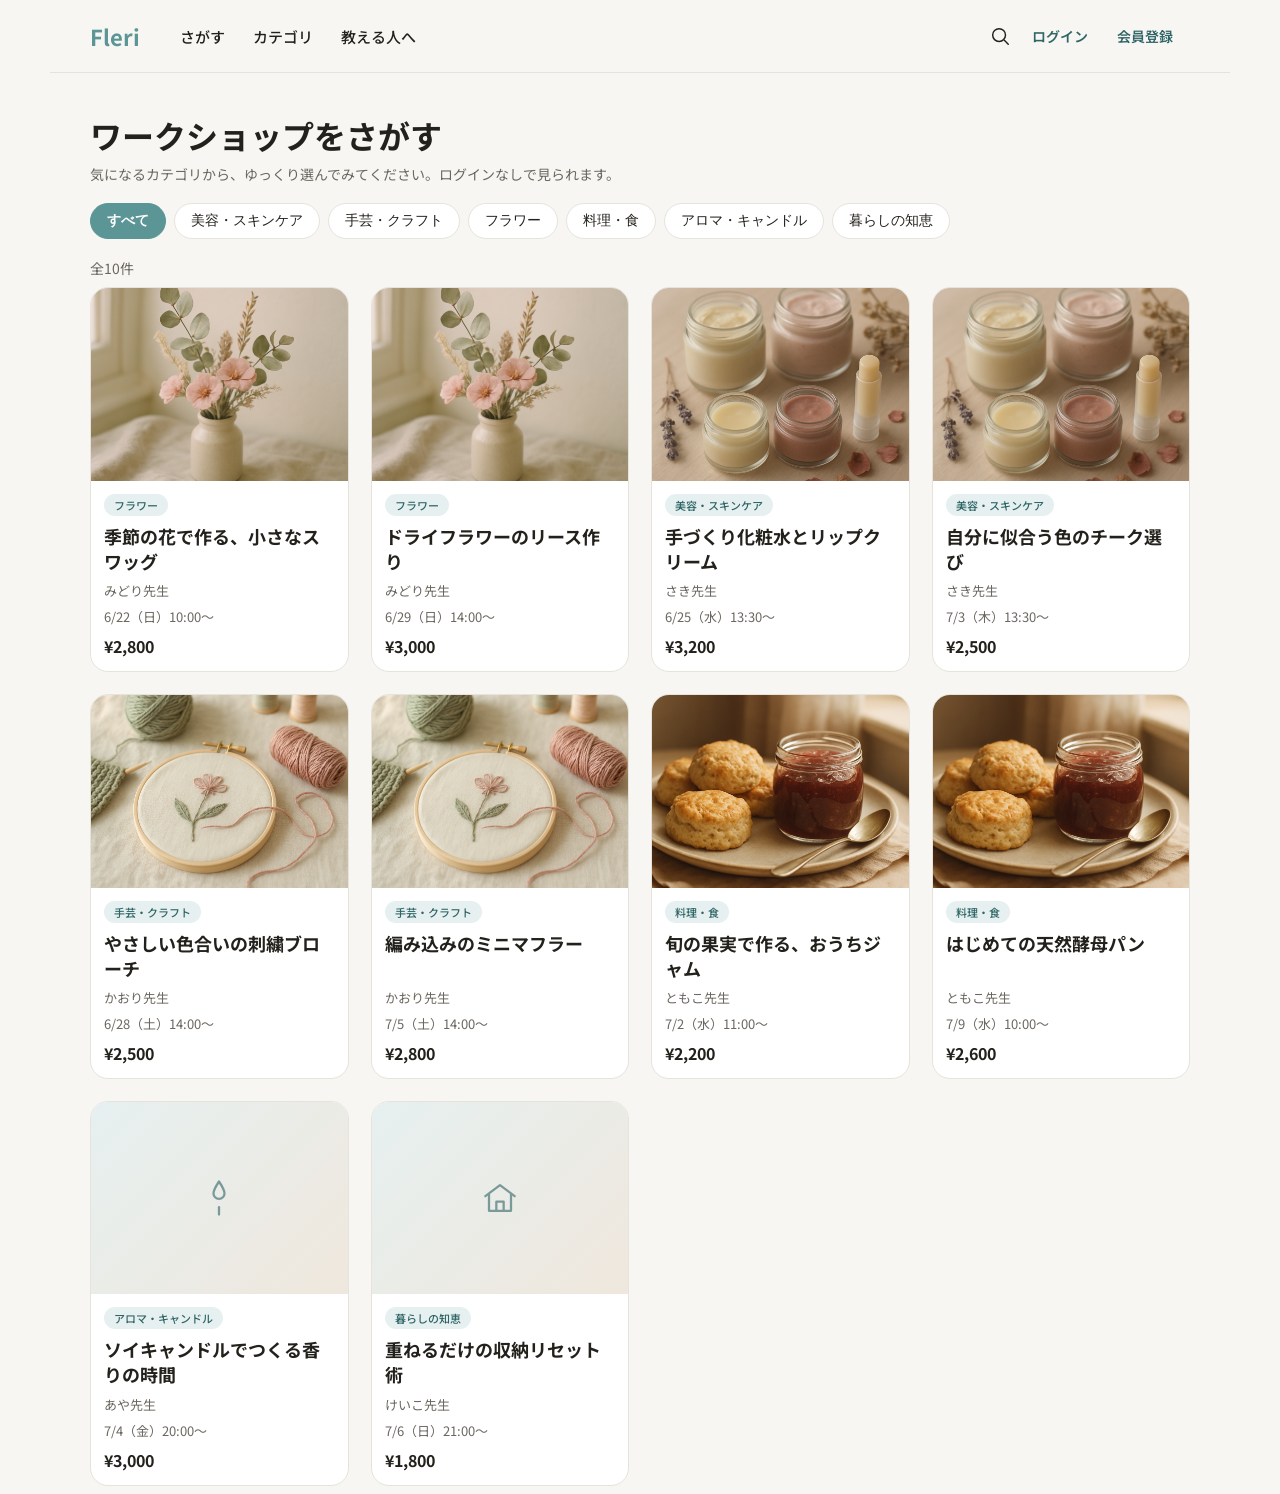
<file: workshops.html>
<!doctype html>
<html lang="ja">
<head>
  <meta charset="utf-8" />
  <meta name="viewport" content="width=device-width, initial-scale=1" />
  <title>ワークショップをさがす | Fleri</title>
  <link rel="preconnect" href="https://fonts.googleapis.com" />
  <link rel="preconnect" href="https://fonts.gstatic.com" crossorigin />
  <link href="https://fonts.googleapis.com/css2?family=Noto+Sans+JP:wght@400;500;700&display=swap" rel="stylesheet" />
  <link rel="stylesheet" href="assets/fleri.css" />
</head>
<body>
<div class="app">

  <header class="topbar">
    <a href="index.html" class="brand">Fleri</a>
    <nav class="dnav">
      <a href="workshops.html">さがす</a><a href="workshops.html">カテゴリ</a><a href="for-instructors.html">教える人へ</a>
    </nav>
    <div class="ta">
      <span class="icbtn" aria-hidden="true"><svg fill="none" stroke="currentColor" stroke-width="1.6" stroke-linecap="round" stroke-linejoin="round" viewBox="0 0 24 24"><circle cx="11" cy="11" r="7"/><path d="M21 21l-4-4"/></svg></span>
      <a href="#" class="acct-login pc-only">ログイン</a>
      <a href="instructor-signup.html" class="btn btn-outline pc-only" style="padding:9px 16px;font-size:14px;border-radius:12px">会員登録</a>
    </div>
  </header>

  <section class="blk">
    <h1 class="h1">ワークショップをさがす</h1>
    <p class="sub">気になるカテゴリから、ゆっくり選んでみてください。ログインなしで見られます。</p>

    <div class="chips" id="filters" style="margin-top:18px">
      <button class="fchip on" data-filter="all">すべて</button>
      <button class="fchip" data-filter="beauty">美容・スキンケア</button>
      <button class="fchip" data-filter="craft">手芸・クラフト</button>
      <button class="fchip" data-filter="flower">フラワー</button>
      <button class="fchip" data-filter="food">料理・食</button>
      <button class="fchip" data-filter="aroma">アロマ・キャンドル</button>
      <button class="fchip" data-filter="life">暮らしの知恵</button>
    </div>

    <p id="count" class="sub" style="margin-top:16px"></p>

    <div class="grid" id="grid" style="margin-top:8px">
      <a class="wcard ws" data-cat="flower" href="workshop.html">
        <img src="images/ws-flower.png" alt="" />
        <div class="ci"><span class="chip">フラワー</span><h3>季節の花で作る、小さなスワッグ</h3><div class="meta">みどり先生</div><div class="meta">6/22（日）10:00〜</div><div class="prow"><span class="price">¥2,800</span></div></div>
      </a>
      <a class="wcard ws" data-cat="flower" href="workshop.html">
        <img src="images/ws-flower.png" alt="" />
        <div class="ci"><span class="chip">フラワー</span><h3>ドライフラワーのリース作り</h3><div class="meta">みどり先生</div><div class="meta">6/29（日）14:00〜</div><div class="prow"><span class="price">¥3,000</span></div></div>
      </a>
      <a class="wcard ws" data-cat="beauty" href="workshop.html">
        <img src="images/ws-cosmetic.png" alt="" />
        <div class="ci"><span class="chip">美容・スキンケア</span><h3>手づくり化粧水とリップクリーム</h3><div class="meta">さき先生</div><div class="meta">6/25（水）13:30〜</div><div class="prow"><span class="price">¥3,200</span></div></div>
      </a>
      <a class="wcard ws" data-cat="beauty" href="workshop.html">
        <img src="images/ws-cosmetic.png" alt="" />
        <div class="ci"><span class="chip">美容・スキンケア</span><h3>自分に似合う色のチーク選び</h3><div class="meta">さき先生</div><div class="meta">7/3（木）13:30〜</div><div class="prow"><span class="price">¥2,500</span></div></div>
      </a>
      <a class="wcard ws" data-cat="craft" href="workshop.html">
        <img src="images/ws-craft.png" alt="" />
        <div class="ci"><span class="chip">手芸・クラフト</span><h3>やさしい色合いの刺繍ブローチ</h3><div class="meta">かおり先生</div><div class="meta">6/28（土）14:00〜</div><div class="prow"><span class="price">¥2,500</span></div></div>
      </a>
      <a class="wcard ws" data-cat="craft" href="workshop.html">
        <img src="images/ws-craft.png" alt="" />
        <div class="ci"><span class="chip">手芸・クラフト</span><h3>編み込みのミニマフラー</h3><div class="meta">かおり先生</div><div class="meta">7/5（土）14:00〜</div><div class="prow"><span class="price">¥2,800</span></div></div>
      </a>
      <a class="wcard ws" data-cat="food" href="workshop.html">
        <img src="images/ws-cooking.png" alt="" />
        <div class="ci"><span class="chip">料理・食</span><h3>旬の果実で作る、おうちジャム</h3><div class="meta">ともこ先生</div><div class="meta">7/2（水）11:00〜</div><div class="prow"><span class="price">¥2,200</span></div></div>
      </a>
      <a class="wcard ws" data-cat="food" href="workshop.html">
        <img src="images/ws-cooking.png" alt="" />
        <div class="ci"><span class="chip">料理・食</span><h3>はじめての天然酵母パン</h3><div class="meta">ともこ先生</div><div class="meta">7/9（水）10:00〜</div><div class="prow"><span class="price">¥2,600</span></div></div>
      </a>
      <a class="wcard ws" data-cat="aroma" href="workshop.html">
        <div style="aspect-ratio:4/3;background:linear-gradient(135deg,#E6F0F0,#EFE7DD);display:flex;align-items:center;justify-content:center;color:#2F6566"><svg fill="none" stroke="currentColor" stroke-width="1.25" stroke-linecap="round" stroke-linejoin="round" viewBox="0 0 24 24" style="width:44px;height:44px;opacity:.6"><path d="M12 3c2 3 3 4.5 3 6.5a3 3 0 1 1-6 0C9 7.5 10 6 12 3z"/><path d="M12 21v-4"/></svg></div>
        <div class="ci"><span class="chip">アロマ・キャンドル</span><h3>ソイキャンドルでつくる香りの時間</h3><div class="meta">あや先生</div><div class="meta">7/4（金）20:00〜</div><div class="prow"><span class="price">¥3,000</span></div></div>
      </a>
      <a class="wcard ws" data-cat="life" href="workshop.html">
        <div style="aspect-ratio:4/3;background:linear-gradient(135deg,#E6F0F0,#EFE7DD);display:flex;align-items:center;justify-content:center;color:#2F6566"><svg fill="none" stroke="currentColor" stroke-width="1.25" stroke-linecap="round" stroke-linejoin="round" viewBox="0 0 24 24" style="width:44px;height:44px;opacity:.6"><path d="M4 11l8-6 8 6"/><path d="M6 10v9h12v-9"/><path d="M10 19v-5h4v5"/></svg></div>
        <div class="ci"><span class="chip">暮らしの知恵</span><h3>重ねるだけの収納リセット術</h3><div class="meta">けいこ先生</div><div class="meta">7/6（日）21:00〜</div><div class="prow"><span class="price">¥1,800</span></div></div>
      </a>
    </div>

    <div id="empty" style="display:none;text-align:center;padding:48px 0">
      <p class="sub">このカテゴリのワークショップは、まだ準備中です。</p>
      <button class="fchip" data-filter="all" style="margin-top:14px">すべて表示する</button>
    </div>
  </section>

  <div class="spacer"></div>

  <nav class="tabbar">
    <a class="tab" href="index.html"><svg fill="none" stroke="currentColor" stroke-width="1.6" stroke-linecap="round" stroke-linejoin="round" viewBox="0 0 24 24"><path d="M4 11l8-6 8 6"/><path d="M6 10v9h12v-9"/></svg>ホーム</a>
    <a class="tab on" href="workshops.html"><svg fill="none" stroke="currentColor" stroke-width="1.6" stroke-linecap="round" stroke-linejoin="round" viewBox="0 0 24 24"><circle cx="11" cy="11" r="7"/><path d="M21 21l-4-4"/></svg>さがす</a>
    <a class="tab" href="instructor-workshop-new.html"><span class="plus"><svg fill="none" stroke="currentColor" stroke-width="2" stroke-linecap="round" stroke-linejoin="round" viewBox="0 0 24 24"><path d="M12 5v14M5 12h14"/></svg></span></a>
    <a class="tab" href="#"><svg fill="none" stroke="currentColor" stroke-width="1.6" stroke-linecap="round" stroke-linejoin="round" viewBox="0 0 24 24"><path d="M18 9a6 6 0 0 0-12 0c0 7-3 8-3 8h18s-3-1-3-8"/><path d="M13.5 21a2 2 0 0 1-3 0"/></svg>通知</a>
    <a class="tab" href="mypage.html"><svg fill="none" stroke="currentColor" stroke-width="1.6" stroke-linecap="round" stroke-linejoin="round" viewBox="0 0 24 24"><circle cx="12" cy="8" r="4"/><path d="M4 20a8 8 0 0 1 16 0"/></svg>マイ</a>
  </nav>

</div>
<script>
  const names = { all:"すべて", beauty:"美容・スキンケア", craft:"手芸・クラフト", flower:"フラワー", food:"料理・食", aroma:"アロマ・キャンドル", life:"暮らしの知恵" };
  const cards = Array.from(document.querySelectorAll("#grid .ws"));
  const count = document.getElementById("count");
  const empty = document.getElementById("empty");
  const grid = document.getElementById("grid");
  function setActive(f){ document.querySelectorAll(".fchip[data-filter]").forEach(c=>c.classList.toggle("on", c.dataset.filter===f)); }
  function apply(f){
    let n=0;
    cards.forEach(c=>{ const show = f==="all" || c.dataset.cat===f; c.style.display = show?"":"none"; if(show) n++; });
    count.textContent = (f==="all"?"全":names[f]+"：")+n+"件";
    empty.style.display = n===0?"block":"none";
    grid.style.display = n===0?"none":"";
    setActive(f);
    history.replaceState(null,"", f==="all"?"workshops.html":"workshops.html?cat="+f);
  }
  document.addEventListener("click",(e)=>{ const chip=e.target.closest(".fchip[data-filter]"); if(chip){ e.preventDefault(); apply(chip.dataset.filter); } });
  const initial = new URLSearchParams(location.search).get("cat");
  apply(initial && names[initial] ? initial : "all");
</script>
</body>
</html>
</file>
<file: assets/fleri.css>
/* Fleri デザインシステム（A2 / Modern Botanical・Teal #5C9596）
   2026-06-30 リブランド本実装。各ページで <link rel="stylesheet" href="assets/fleri.css"> 読み込み。 */
:root{
  --bg:#F7F6F2; --card:#FFFFFF; --ink:#23211C; --muted:#6B6760;
  --primary:#5C9596; --on-primary:#FFFFFF;     /* メインカラー（ティール） */
  --deep:#2F6566;                               /* 小さい文字・アイコン・リンク用の濃ティール（AA確保） */
  --sec-bg:#E3EFEF; --sec-bd:transparent; --sec-fg:#2F6566;
  --accent:#C2714F; --border:#E6E3DC; --soft:#E6F0F0;
  --head:"Noto Sans JP","Yu Gothic",sans-serif;
  --body:"Noto Sans JP","Yu Gothic",sans-serif;
}
*{box-sizing:border-box;margin:0;padding:0}
html{-webkit-print-color-adjust:exact;print-color-adjust:exact;scroll-behavior:smooth}
body{font-family:var(--body);background:var(--bg);color:var(--ink)}
a{color:inherit}
img{display:block;max-width:100%}
.app{width:100%;max-width:none;margin:0 auto;background:var(--bg);min-height:100vh;position:relative}
.topbar{position:sticky;top:0;z-index:30;display:flex;align-items:center;justify-content:space-between;
  padding:14px 18px;background:rgba(247,246,242,.92);backdrop-filter:blur(8px);border-bottom:1px solid var(--border)}
.brand{font-family:var(--head);font-weight:700;font-size:22px;color:var(--primary);text-decoration:none}
.dnav{display:none}
.ta .pc-only{display:none}
.acct-login{font-size:14px;font-weight:600;color:var(--deep);text-decoration:none;padding:8px 6px;white-space:nowrap}
.btn-outline{background:transparent;border-color:var(--primary);color:var(--deep)}
.ta{display:flex;align-items:center;gap:6px}
.icbtn{width:40px;height:40px;display:flex;align-items:center;justify-content:center;border-radius:12px;color:var(--ink);text-decoration:none}
.icbtn svg{width:22px;height:22px}
.back{display:inline-flex;align-items:center;gap:6px;font-size:14px;color:var(--muted);text-decoration:none}
.back svg{width:16px;height:16px}
.wrap{padding:20px}
.hero{position:relative}
.hero img{width:100%;height:430px;object-fit:cover}
.hero .ov{position:absolute;inset:0;background:linear-gradient(180deg,rgba(247,246,242,.15) 0%,rgba(247,246,242,.2) 40%,rgba(247,246,242,.96) 100%)}
.hero .inner{position:absolute;left:0;right:0;bottom:0;padding:0 20px 22px}
.eyebrow{display:inline-block;font-size:12px;font-weight:600;color:var(--deep);background:#fff;
  padding:5px 12px;border-radius:999px;border:1px solid var(--border)}
.tagline{font-family:var(--head);font-weight:700;font-size:34px;line-height:1.25;margin-top:14px}
.lead{font-size:15px;line-height:1.6;color:var(--muted);margin-top:10px;max-width:320px}
.btn{font-family:var(--body);font-size:16px;font-weight:600;padding:14px 22px;border-radius:14px;
  border:1.5px solid transparent;display:inline-flex;align-items:center;justify-content:center;gap:8px;cursor:pointer;text-decoration:none}
.btn svg{width:18px;height:18px}
.btn-primary{background:var(--primary);color:var(--on-primary)}
.btn-secondary{background:var(--sec-bg);border-color:var(--sec-bd);color:var(--sec-fg)}
.btn-text{background:none;color:var(--deep);font-size:14px;font-weight:600;padding:0;border:none}
.cta{margin-top:18px}
.btn-block{display:flex;justify-content:center;width:100%}
section.blk{padding:24px 20px 4px}
.shead{display:flex;align-items:flex-end;justify-content:space-between;margin-bottom:14px}
.shead h2{font-family:var(--head);font-weight:700;font-size:21px}
.h1{font-family:var(--head);font-weight:700;font-size:26px;line-height:1.3}
.sub{font-size:14px;color:var(--muted);margin-top:6px;line-height:1.6}
.hscroll{display:flex;gap:14px;overflow-x:auto;padding-bottom:6px;margin:0 -20px;padding-left:20px;padding-right:20px}
.hscroll::-webkit-scrollbar{display:none}
.cat{flex:0 0 auto;display:flex;flex-direction:column;align-items:center;gap:7px;width:66px;text-align:center;text-decoration:none}
.cat .ring{width:60px;height:60px;border-radius:999px;background:var(--soft);display:flex;align-items:center;justify-content:center;color:var(--deep);border:1px solid var(--border)}
.cat .ring svg{width:26px;height:26px}
.cat span{font-size:12px;color:var(--ink);line-height:1.3}
.chips{display:flex;gap:8px;overflow-x:auto;margin:0 -20px;padding:0 20px 2px}
.chips::-webkit-scrollbar{display:none}
.fchip{flex:0 0 auto;border:1px solid var(--border);background:var(--card);color:var(--ink);font-size:14px;padding:8px 16px;border-radius:999px;cursor:pointer;white-space:nowrap}
.fchip.on{background:var(--primary);border-color:var(--primary);color:#fff;font-weight:600}
.grid{display:grid;grid-template-columns:repeat(2,1fr);gap:14px}
.cardrow{display:flex;gap:14px;overflow-x:auto;margin:0 -20px;padding:0 20px 6px}
.cardrow::-webkit-scrollbar{display:none}
.wcard{display:flex;flex-direction:column;background:var(--card);border:1px solid var(--border);border-radius:18px;overflow:hidden;text-decoration:none;color:inherit}
.cardrow .wcard{flex:0 0 248px}
.wcard img{width:100%;aspect-ratio:4/3;object-fit:cover}
.wcard .ci{padding:13px}
.chip{display:inline-block;font-size:11px;font-weight:500;padding:3px 10px;border-radius:999px;background:var(--soft);color:var(--deep)}
.wcard h3{font-family:var(--head);font-weight:700;font-size:16px;line-height:1.4;margin-top:8px;display:-webkit-box;-webkit-line-clamp:2;-webkit-box-orient:vertical;overflow:hidden;min-height:calc(1.4em * 2)}
.wcard .ci{display:flex;flex-direction:column;flex:1}
.wcard .chip{align-self:flex-start}
.wcard .prow{margin-top:auto;padding-top:8px}
.trow{display:flex;align-items:center;gap:7px;margin-top:9px}
.av{width:24px;height:24px;border-radius:999px;background:var(--soft);color:var(--deep);display:flex;align-items:center;justify-content:center;font-size:11px;font-weight:700;flex:0 0 auto}
.tname{font-size:12px;color:var(--muted)}
.meta{font-size:13px;color:var(--muted);margin-top:7px}
.prow{display:flex;align-items:center;justify-content:space-between;margin-top:8px}
.price{font-size:16px;font-weight:700;color:var(--ink)}
.like{font-size:13px;font-weight:600;color:var(--accent)}
.ssub{font-size:14px;line-height:1.6;color:var(--muted);margin:-8px 0 16px}
.steps{display:grid;grid-template-columns:1fr;gap:14px}
.step{background:var(--card);border:1px solid var(--border);border-radius:18px;padding:24px;text-align:center}
.step .stepic{width:56px;height:56px;border-radius:999px;background:var(--soft);color:var(--deep);display:flex;align-items:center;justify-content:center;margin:0 auto 12px}
.step .stepic svg{width:28px;height:28px}
.step .stepnum{display:block;font-size:12px;font-weight:700;letter-spacing:.08em;color:var(--deep)}
.step h3{font-family:var(--head);font-size:19px;font-weight:700;margin-top:4px}
.step p{font-size:14px;line-height:1.6;color:var(--muted);margin-top:8px}
.tlist{display:flex;flex-direction:column;gap:10px}
.titem{display:flex;align-items:center;gap:12px;background:var(--card);border:1px solid var(--border);border-radius:16px;padding:12px}
.titem .ava{width:46px;height:46px;border-radius:999px;background:var(--soft);color:var(--deep);display:flex;align-items:center;justify-content:center;font-family:var(--head);font-weight:700;font-size:18px;flex:0 0 auto}
.titem .info{flex:1;min-width:0}
.titem .info b{font-family:var(--head);font-size:15px}
.titem .info p{font-size:12px;color:var(--muted);margin-top:2px}
.follow{font-size:13px;font-weight:600;padding:8px 16px;border-radius:12px;background:var(--sec-bg);color:var(--sec-fg);border:1.5px solid var(--sec-bd);text-decoration:none}
.panel{background:var(--card);border:1px solid var(--border);border-radius:18px;padding:20px}
.note{background:var(--soft);border-radius:14px;padding:14px;font-size:13px;line-height:1.6;color:var(--deep)}
.field{margin-top:14px}
.field label{display:block;font-size:14px;font-weight:600;margin-bottom:6px}
.input{width:100%;min-width:0;max-width:100%;border:1px solid var(--border);background:var(--card);border-radius:12px;padding:12px 14px;font-size:16px;font-family:var(--body);color:var(--ink);outline:none}
.input:focus{border-color:var(--primary)}
.band{margin:26px 20px 8px;border-radius:22px;background:var(--primary);color:var(--on-primary);padding:26px 22px}
.band p.k{font-size:13px;font-weight:600;opacity:.9}
.band h2{font-family:var(--head);font-weight:700;font-size:24px;line-height:1.3;margin-top:8px}
.band .lead2{font-size:14px;line-height:1.6;opacity:.95;margin-top:10px}
.band .btn-light{background:#fff;color:var(--deep);margin-top:16px}
.spacer{height:84px}
.tabbar{position:fixed;left:0;right:0;bottom:0;z-index:30;display:flex;justify-content:space-between;align-items:center;
  background:rgba(255,255,255,.97);backdrop-filter:blur(8px);border-top:1px solid var(--border);padding:8px 18px calc(12px + env(safe-area-inset-bottom))}
.tab{display:flex;flex-direction:column;align-items:center;gap:3px;font-size:10px;color:var(--muted);flex:1;text-decoration:none}
.tab svg{width:24px;height:24px}
.tab.on{color:var(--deep)}
.tab .plus{width:44px;height:34px;border-radius:12px;background:var(--primary);color:#fff;display:flex;align-items:center;justify-content:center}
.tab .plus svg{width:24px;height:24px}
a:focus-visible,button:focus-visible,input:focus-visible,select:focus-visible,textarea:focus-visible{outline:2px solid #2F6566;outline-offset:2px;border-radius:8px}

/* ===== PC（レスポンシブ） ===== */
@media (min-width:880px){
  .app{max-width:1180px;margin:0 auto}
  .topbar{padding:16px 40px}
  .dnav{display:flex;gap:28px;margin-left:40px;margin-right:auto}
  .dnav a{font-size:15px;font-weight:500;color:var(--ink);text-decoration:none}
  .dnav a:hover{color:var(--deep)}
  .ta .pc-only{display:inline-flex}
  .wrap{padding:32px 40px}
  .hero{display:grid;grid-template-columns:1.05fr 1fr;align-items:center;background:var(--bg)}
  .hero img{height:560px;order:2}
  .hero .ov{display:none}
  .hero .inner{position:static;order:1;padding:0 40px;left:auto;right:auto;bottom:auto}
  .tagline{font-size:54px}
  .lead{font-size:18px;max-width:460px}
  .cta .btn-block{width:auto;display:inline-flex}
  section.blk{padding:42px 40px 8px}
  .shead{margin-bottom:20px}
  .shead h2{font-size:27px}
  .h1{font-size:32px}
  .hscroll{flex-wrap:wrap;gap:20px;margin:0;padding:0;overflow:visible}
  .cat{width:96px}
  .cat .ring{width:74px;height:74px}
  .cat .ring svg{width:30px;height:30px}
  .cat span{font-size:13px}
  .grid{grid-template-columns:repeat(4,1fr);gap:22px}
  .cardrow{display:grid;grid-template-columns:repeat(3,1fr);gap:24px;margin:0;padding:0;overflow:visible}
  .cardrow .wcard{flex:initial;width:auto}
  .wcard h3{font-size:18px}
  .tlist{display:grid;grid-template-columns:repeat(3,1fr);gap:16px}
  .steps{grid-template-columns:repeat(3,1fr);gap:20px}
  .step{padding:28px}
  .band{margin:38px 40px 8px;display:flex;align-items:center;justify-content:space-between;gap:36px;padding:40px 48px}
  .band .bl{max-width:600px}
  .band h2{font-size:31px}
  .band .lead2{font-size:15px}
  .band .btn-light{margin-top:0;flex:0 0 auto}
  .spacer{display:none}
  .tabbar{display:none}
}
@media (min-width:880px) and (max-width:1080px){
  .cardrow{grid-template-columns:repeat(2,1fr)}
  .grid{grid-template-columns:repeat(3,1fr)}
}
</file>
